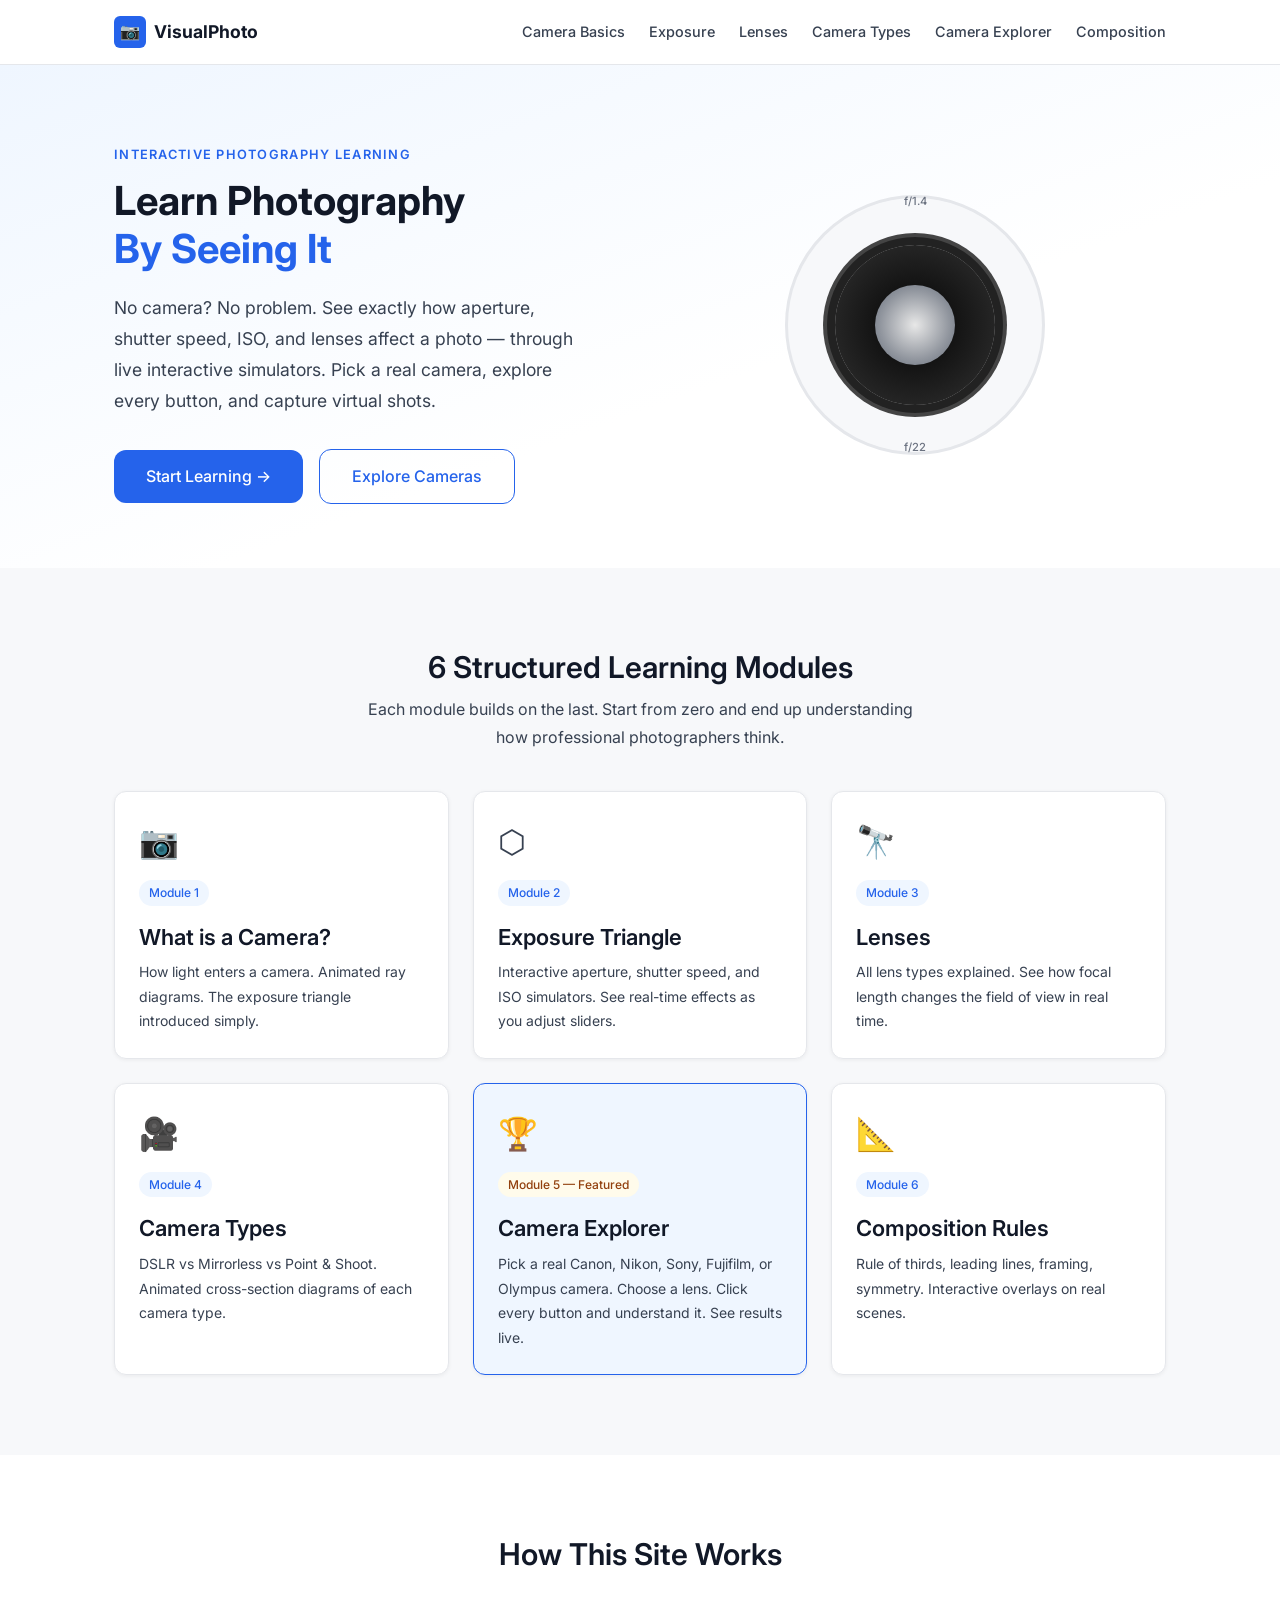
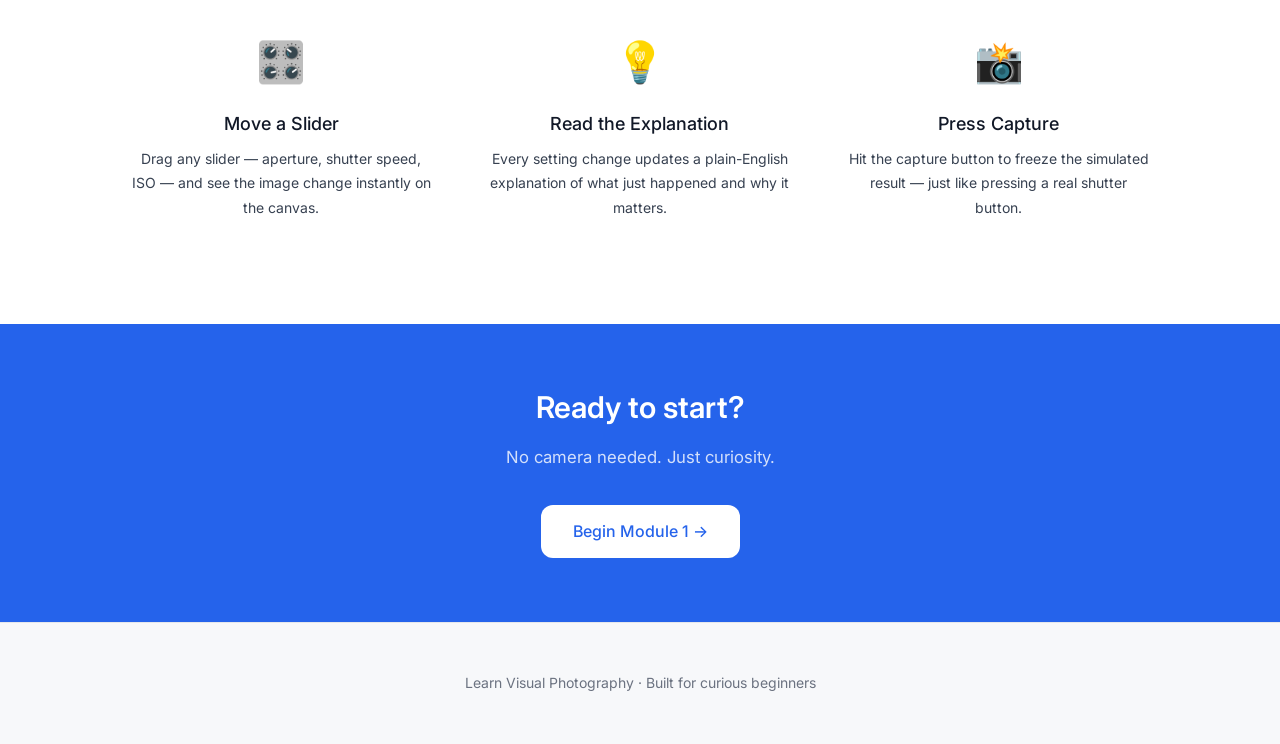
<file: index.html>
<!DOCTYPE html>
<html lang="en">
<head>
  <meta charset="UTF-8" />
  <meta name="viewport" content="width=device-width, initial-scale=1.0" />
  <title>Learn Visual Photography — Interactive Camera Learning</title>
  <meta name="description" content="Learn photography visually. Interactive simulators for aperture, shutter speed, ISO, lenses, and real camera controls. No camera needed." />

  <link rel="stylesheet" href="css/main.css" />
  <link rel="stylesheet" href="css/components.css" />
  <link rel="stylesheet" href="css/animations.css" />
</head>
<body>

  <!-- ===== NAVIGATION ===== -->
  <nav class="navbar">
    <div class="container navbar-inner">

      <!-- Logo -->
      <a href="index.html" class="nav-logo">
        <div class="nav-logo-icon">📷</div>
        VisualPhoto
      </a>

      <!-- Desktop nav links -->
      <ul class="nav-links" id="nav-links">
        <li><a href="pages/module1.html">Camera Basics</a></li>
        <li><a href="pages/module2.html">Exposure</a></li>
        <li><a href="pages/module3.html">Lenses</a></li>
        <li><a href="pages/module4.html">Camera Types</a></li>
        <li><a href="pages/module5.html">Camera Explorer</a></li>
        <li><a href="pages/module6.html">Composition</a></li>
      </ul>

      <!-- Mobile hamburger icon -->
      <button class="nav-hamburger" id="nav-hamburger" aria-label="Open navigation">
        <span></span><span></span><span></span>
      </button>
    </div>
  </nav>


  <!-- ===== HERO SECTION ===== -->
  <section style="padding: 80px 0 64px; background: linear-gradient(160deg, #eff6ff 0%, #ffffff 60%);">
    <div class="container" style="display:grid;grid-template-columns:1fr 1fr;gap:48px;align-items:center;">

      <!-- Left: Text -->
      <div class="animate-fade-up">
        <div style="font-size:0.8rem;font-weight:600;text-transform:uppercase;letter-spacing:0.1em;color:var(--blue);margin-bottom:12px;">
          Interactive Photography Learning
        </div>
        <h1 style="margin-bottom:20px;">
          Learn Photography<br />
          <span style="color:var(--blue);">By Seeing It</span>
        </h1>
        <p style="font-size:1.1rem;max-width:480px;margin-bottom:32px;">
          No camera? No problem. See exactly how aperture, shutter speed, ISO,
          and lenses affect a photo — through live interactive simulators.
          Pick a real camera, explore every button, and capture virtual shots.
        </p>
        <div class="row gap-2">
          <a href="pages/module1.html" class="btn btn-primary btn-lg">Start Learning →</a>
          <a href="pages/module5.html" class="btn btn-outline btn-lg">Explore Cameras</a>
        </div>
      </div>

      <!-- Right: Animated aperture iris -->
      <div class="animate-fade-up animate-delay-2" style="display:flex;justify-content:center;align-items:center;">
        <div style="position:relative;display:flex;align-items:center;justify-content:center;width:280px;height:280px;">
          <!-- Outer ring -->
          <div style="
            width:260px;height:260px;border-radius:50%;
            border:3px solid var(--border);
            display:flex;align-items:center;justify-content:center;
            background:var(--bg-soft);
          ">
            <!-- Animated aperture iris -->
            <div class="aperture-ring"></div>
          </div>
          <!-- Labels around the ring -->
          <div style="position:absolute;top:8px;left:50%;transform:translateX(-50%);font-size:0.7rem;color:var(--text-muted);font-weight:500;">f/1.4</div>
          <div style="position:absolute;bottom:8px;left:50%;transform:translateX(-50%);font-size:0.7rem;color:var(--text-muted);font-weight:500;">f/22</div>
        </div>
      </div>
    </div>
  </section>


  <!-- ===== WHAT YOU WILL LEARN ===== -->
  <section class="section section-bg">
    <div class="container">
      <div class="text-center mb-4">
        <h2>6 Structured Learning Modules</h2>
        <p style="margin-top:8px;max-width:560px;margin-left:auto;margin-right:auto;">
          Each module builds on the last. Start from zero and end up understanding
          how professional photographers think.
        </p>
      </div>

      <!-- Module Cards Grid -->
      <div class="grid-3" style="margin-top:40px;">

        <!-- Module 1 -->
        <a href="pages/module1.html" class="card card-link animate-fade-up animate-delay-1">
          <div style="font-size:2rem;margin-bottom:12px;">📷</div>
          <div class="badge badge-blue mb-2">Module 1</div>
          <h3 style="margin-bottom:8px;">What is a Camera?</h3>
          <p class="text-sm">How light enters a camera. Animated ray diagrams. The exposure triangle introduced simply.</p>
        </a>

        <!-- Module 2 -->
        <a href="pages/module2.html" class="card card-link animate-fade-up animate-delay-2">
          <div style="font-size:2rem;margin-bottom:12px;">⬡</div>
          <div class="badge badge-blue mb-2">Module 2</div>
          <h3 style="margin-bottom:8px;">Exposure Triangle</h3>
          <p class="text-sm">Interactive aperture, shutter speed, and ISO simulators. See real-time effects as you adjust sliders.</p>
        </a>

        <!-- Module 3 -->
        <a href="pages/module3.html" class="card card-link animate-fade-up animate-delay-3">
          <div style="font-size:2rem;margin-bottom:12px;">🔭</div>
          <div class="badge badge-blue mb-2">Module 3</div>
          <h3 style="margin-bottom:8px;">Lenses</h3>
          <p class="text-sm">All lens types explained. See how focal length changes the field of view in real time.</p>
        </a>

        <!-- Module 4 -->
        <a href="pages/module4.html" class="card card-link animate-fade-up animate-delay-4">
          <div style="font-size:2rem;margin-bottom:12px;">🎥</div>
          <div class="badge badge-blue mb-2">Module 4</div>
          <h3 style="margin-bottom:8px;">Camera Types</h3>
          <p class="text-sm">DSLR vs Mirrorless vs Point & Shoot. Animated cross-section diagrams of each camera type.</p>
        </a>

        <!-- Module 5 — Featured -->
        <a href="pages/module5.html" class="card card-link animate-fade-up animate-delay-5" style="border-color:var(--blue);background:var(--blue-light);">
          <div style="font-size:2rem;margin-bottom:12px;">🏆</div>
          <div class="badge badge-amber mb-2">Module 5 — Featured</div>
          <h3 style="margin-bottom:8px;">Camera Explorer</h3>
          <p class="text-sm">Pick a real Canon, Nikon, Sony, Fujifilm, or Olympus camera. Choose a lens. Click every button and understand it. See results live.</p>
        </a>

        <!-- Module 6 -->
        <a href="pages/module6.html" class="card card-link animate-fade-up animate-delay-6">
          <div style="font-size:2rem;margin-bottom:12px;">📐</div>
          <div class="badge badge-blue mb-2">Module 6</div>
          <h3 style="margin-bottom:8px;">Composition Rules</h3>
          <p class="text-sm">Rule of thirds, leading lines, framing, symmetry. Interactive overlays on real scenes.</p>
        </a>

      </div>
    </div>
  </section>


  <!-- ===== HOW IT WORKS ===== -->
  <section class="section">
    <div class="container">
      <div class="text-center mb-4">
        <h2>How This Site Works</h2>
      </div>

      <div class="grid-3 mt-3">
        <div style="text-align:center;padding:24px 16px;">
          <div style="font-size:2.5rem;margin-bottom:16px;">🎛️</div>
          <h4 style="margin-bottom:8px;">Move a Slider</h4>
          <p class="text-sm">Drag any slider — aperture, shutter speed, ISO — and see the image change instantly on the canvas.</p>
        </div>
        <div style="text-align:center;padding:24px 16px;">
          <div style="font-size:2.5rem;margin-bottom:16px;">💡</div>
          <h4 style="margin-bottom:8px;">Read the Explanation</h4>
          <p class="text-sm">Every setting change updates a plain-English explanation of what just happened and why it matters.</p>
        </div>
        <div style="text-align:center;padding:24px 16px;">
          <div style="font-size:2.5rem;margin-bottom:16px;">📸</div>
          <h4 style="margin-bottom:8px;">Press Capture</h4>
          <p class="text-sm">Hit the capture button to freeze the simulated result — just like pressing a real shutter button.</p>
        </div>
      </div>
    </div>
  </section>


  <!-- ===== CTA BANNER ===== -->
  <section style="background:var(--blue);padding:64px 0;">
    <div class="container text-center">
      <h2 style="color:#fff;margin-bottom:16px;">Ready to start?</h2>
      <p style="color:rgba(255,255,255,0.8);margin-bottom:32px;font-size:1.05rem;">
        No camera needed. Just curiosity.
      </p>
      <a href="pages/module1.html" class="btn btn-lg" style="background:#fff;color:var(--blue);">
        Begin Module 1 →
      </a>
    </div>
  </section>


  <!-- ===== FOOTER ===== -->
  <footer class="footer">
    <div class="container">
      <p>Learn Visual Photography · Built for curious beginners</p>
    </div>
  </footer>

  <script src="js/main.js"></script>
</body>
</html>
</file>
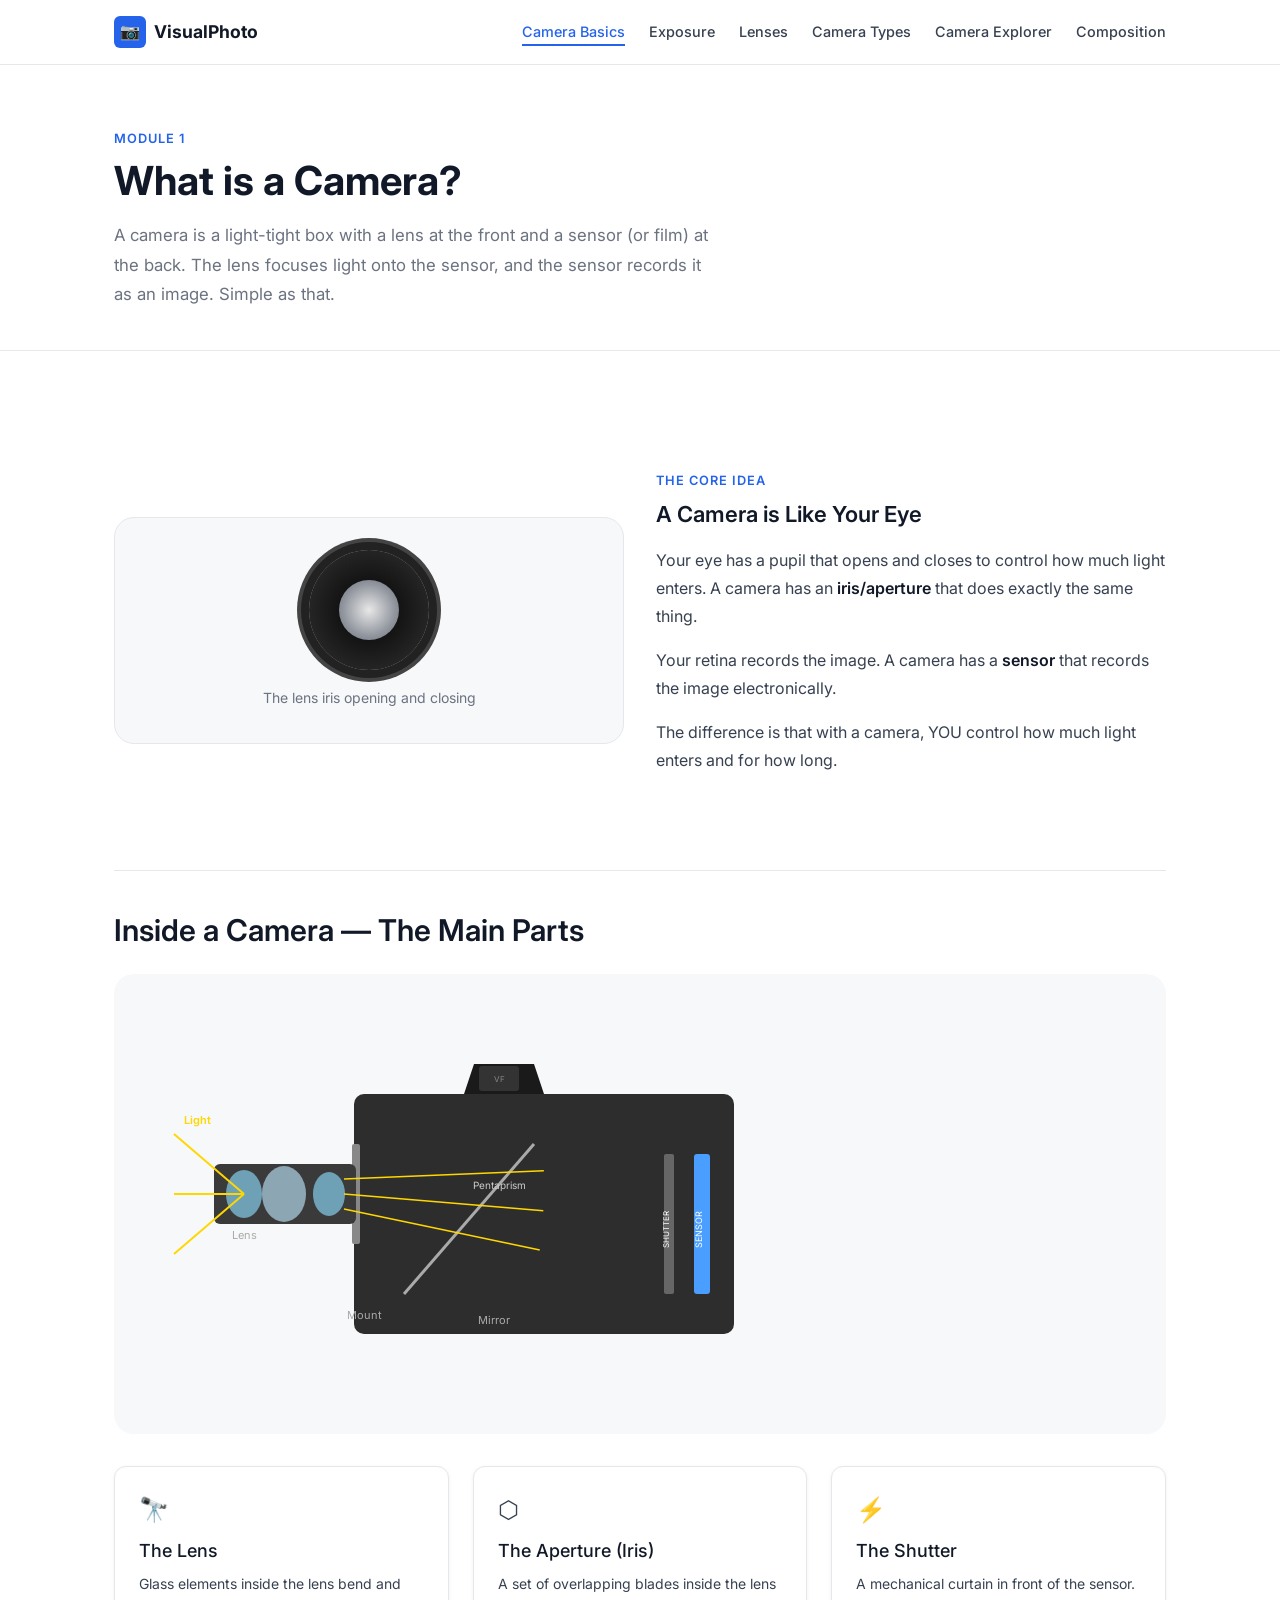
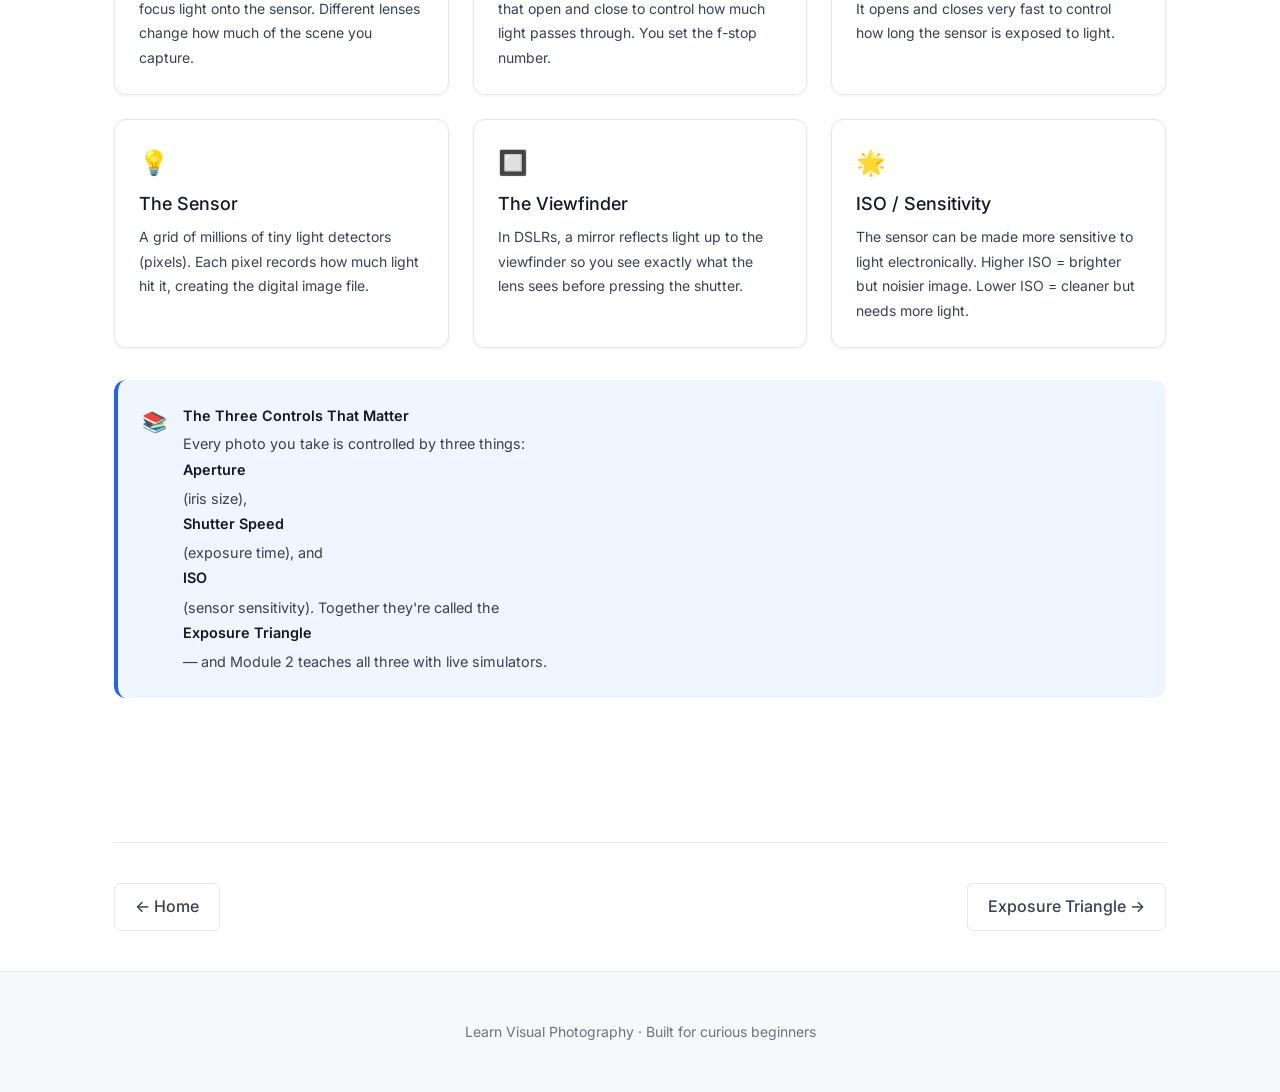
<file: pages/module1.html>
<!DOCTYPE html>
<html lang="en">
<head>
  <meta charset="UTF-8" />
  <meta name="viewport" content="width=device-width, initial-scale=1.0" />
  <title>What is a Camera? | Learn Visual Photography</title>
  <meta name="description" content="Learn how a camera works with animated light ray diagrams and a labeled cross-section of a DSLR camera." />
  <link rel="stylesheet" href="../css/main.css" />
  <link rel="stylesheet" href="../css/components.css" />
  <link rel="stylesheet" href="../css/animations.css" />
</head>
<body>

  <nav class="navbar">
    <div class="container navbar-inner">
      <a href="../index.html" class="nav-logo"><div class="nav-logo-icon">📷</div>VisualPhoto</a>
      <ul class="nav-links" id="nav-links">
        <li><a href="module1.html" class="active">Camera Basics</a></li>
        <li><a href="module2.html">Exposure</a></li>
        <li><a href="module3.html">Lenses</a></li>
        <li><a href="module4.html">Camera Types</a></li>
        <li><a href="module5.html">Camera Explorer</a></li>
        <li><a href="module6.html">Composition</a></li>
      </ul>
      <button class="nav-hamburger" id="nav-hamburger"><span></span><span></span><span></span></button>
    </div>
  </nav>

  <div class="module-header">
    <div class="container">
      <div class="module-label">Module 1</div>
      <h1>What is a Camera?</h1>
      <p>A camera is a light-tight box with a lens at the front and a sensor (or film) at the back. The lens focuses light onto the sensor, and the sensor records it as an image. Simple as that.</p>
    </div>
  </div>


  <!-- How a camera works -->
  <section class="section">
    <div class="container">

      <div class="concept-card">
        <!-- Visual: animated aperture iris as analogy for camera eye -->
        <div class="concept-visual">
          <div style="text-align:center;padding:32px;">
            <div class="aperture-ring" style="width:120px;height:120px;margin:0 auto 16px;"></div>
            <p class="text-sm text-muted" style="margin-top:16px;">The lens iris opening and closing</p>
          </div>
        </div>

        <div class="concept-text">
          <div class="subtitle">The Core Idea</div>
          <h3>A Camera is Like Your Eye</h3>
          <p>Your eye has a pupil that opens and closes to control how much light enters. A camera has an <strong>iris/aperture</strong> that does exactly the same thing.</p>
          <p class="mt-2">Your retina records the image. A camera has a <strong>sensor</strong> that records the image electronically.</p>
          <p class="mt-2">The difference is that with a camera, YOU control how much light enters and for how long.</p>
        </div>
      </div>

      <hr class="divider" />

      <!-- Camera cross-section diagram -->
      <div class="reveal">
        <h2 style="margin-bottom:24px;">Inside a Camera — The Main Parts</h2>

        <!-- SVG cross-section diagram of DSLR -->
        <div style="background:var(--bg-soft);border-radius:var(--radius-lg);padding:40px;overflow:auto;">
          <svg viewBox="0 0 700 380" xmlns="http://www.w3.org/2000/svg" style="max-width:700px;width:100%;">

            <!-- Camera body -->
            <rect x="200" y="80" width="380" height="240" rx="10" fill="#2d2d2d" />

            <!-- Prism hump -->
            <polygon points="310,80 390,80 380,50 320,50" fill="#1a1a1a" />

            <!-- Viewfinder -->
            <rect x="325" y="52" width="40" height="25" rx="3" fill="#333" />
            <text x="345" y="68" text-anchor="middle" fill="#888" font-size="8" font-family="Inter">VF</text>

            <!-- Mirror inside body -->
            <line x1="250" y1="280" x2="380" y2="130" stroke="#aaa" stroke-width="3" />

            <!-- Sensor on right side -->
            <rect x="540" y="140" width="16" height="140" rx="3" fill="#4A9EFF" />
            <text x="548" y="215" text-anchor="middle" fill="white" font-size="9" font-family="Inter" transform="rotate(-90,548,215)">SENSOR</text>

            <!-- Shutter curtain -->
            <rect x="510" y="140" width="10" height="140" rx="2" fill="#666" />
            <text x="515" y="215" text-anchor="middle" fill="white" font-size="8" font-family="Inter" transform="rotate(-90,515,215)">SHUTTER</text>

            <!-- Lens mount -->
            <rect x="198" y="130" width="8" height="100" rx="2" fill="#888" />

            <!-- Lens body -->
            <rect x="60" y="150" width="142" height="60" rx="6" fill="#3a3a3a" />
            <!-- Lens glass elements inside -->
            <ellipse cx="90" cy="180" rx="18" ry="24" fill="#87CEEB" opacity="0.7" />
            <ellipse cx="130" cy="180" rx="22" ry="28" fill="#B0D4E8" opacity="0.7" />
            <ellipse cx="175" cy="180" rx="16" ry="22" fill="#87CEEB" opacity="0.7" />

            <!-- Light rays -->
            <line class="light-ray light-ray-1" x1="20" y1="120" x2="90" y2="180" stroke="#FFD700" stroke-width="2" stroke-dasharray="200" />
            <line class="light-ray light-ray-2" x1="20" y1="180" x2="90" y2="180" stroke="#FFD700" stroke-width="2" stroke-dasharray="200" />
            <line class="light-ray light-ray-3" x1="20" y1="240" x2="90" y2="180" stroke="#FFD700" stroke-width="2" stroke-dasharray="200" />

            <!-- Rays through lens to sensor -->
            <line class="light-ray light-ray-1" x1="190" y1="165" x2="548" y2="150" stroke="#FFD700" stroke-width="1.5" opacity="0.6" stroke-dasharray="200" />
            <line class="light-ray light-ray-2" x1="190" y1="180" x2="548" y2="210" stroke="#FFD700" stroke-width="1.5" opacity="0.6" stroke-dasharray="200" />
            <line class="light-ray light-ray-3" x1="190" y1="195" x2="548" y2="270" stroke="#FFD700" stroke-width="1.5" opacity="0.6" stroke-dasharray="200" />

            <!-- Labels -->
            <text x="90" y="225" text-anchor="middle" fill="#aaa" font-size="11" font-family="Inter">Lens</text>
            <text x="210" y="305" text-anchor="middle" fill="#aaa" font-size="11" font-family="Inter">Mount</text>
            <text x="340" y="310" text-anchor="middle" fill="#aaa" font-size="11" font-family="Inter">Mirror</text>
            <text x="345" y="175" text-anchor="middle" fill="#ccc" font-size="10" font-family="Inter">Pentaprism</text>
            <text x="30" y="110" text-anchor="start" fill="#FFD700" font-size="11" font-family="Inter" font-weight="600">Light</text>

          </svg>
        </div>
      </div>

      <!-- Parts explained -->
      <div class="grid-3 mt-4 reveal">

        <div class="card">
          <div style="font-size:1.5rem;margin-bottom:8px;">🔭</div>
          <h4 style="margin-bottom:6px;">The Lens</h4>
          <p class="text-sm">Glass elements inside the lens bend and focus light onto the sensor. Different lenses change how much of the scene you capture.</p>
        </div>

        <div class="card">
          <div style="font-size:1.5rem;margin-bottom:8px;">⬡</div>
          <h4 style="margin-bottom:6px;">The Aperture (Iris)</h4>
          <p class="text-sm">A set of overlapping blades inside the lens that open and close to control how much light passes through. You set the f-stop number.</p>
        </div>

        <div class="card">
          <div style="font-size:1.5rem;margin-bottom:8px;">⚡</div>
          <h4 style="margin-bottom:6px;">The Shutter</h4>
          <p class="text-sm">A mechanical curtain in front of the sensor. It opens and closes very fast to control how long the sensor is exposed to light.</p>
        </div>

        <div class="card">
          <div style="font-size:1.5rem;margin-bottom:8px;">💡</div>
          <h4 style="margin-bottom:6px;">The Sensor</h4>
          <p class="text-sm">A grid of millions of tiny light detectors (pixels). Each pixel records how much light hit it, creating the digital image file.</p>
        </div>

        <div class="card">
          <div style="font-size:1.5rem;margin-bottom:8px;">🔲</div>
          <h4 style="margin-bottom:6px;">The Viewfinder</h4>
          <p class="text-sm">In DSLRs, a mirror reflects light up to the viewfinder so you see exactly what the lens sees before pressing the shutter.</p>
        </div>

        <div class="card">
          <div style="font-size:1.5rem;margin-bottom:8px;">🌟</div>
          <h4 style="margin-bottom:6px;">ISO / Sensitivity</h4>
          <p class="text-sm">The sensor can be made more sensitive to light electronically. Higher ISO = brighter but noisier image. Lower ISO = cleaner but needs more light.</p>
        </div>

      </div>

      <!-- Callout -->
      <div class="callout callout-blue mt-4 reveal">
        <div class="callout-icon">📚</div>
        <div class="callout-body">
          <strong>The Three Controls That Matter</strong>
          <p>Every photo you take is controlled by three things: <strong>Aperture</strong> (iris size), <strong>Shutter Speed</strong> (exposure time), and <strong>ISO</strong> (sensor sensitivity). Together they're called the <strong>Exposure Triangle</strong> — and Module 2 teaches all three with live simulators.</p>
        </div>
      </div>

    </div>
  </section>

  <div class="container">
    <div class="module-nav">
      <a href="../index.html">← Home</a>
      <a href="module2.html">Exposure Triangle →</a>
    </div>
  </div>

  <footer class="footer">
    <div class="container"><p>Learn Visual Photography · Built for curious beginners</p></div>
  </footer>

  <script src="../js/main.js"></script>
</body>
</html>
</file>
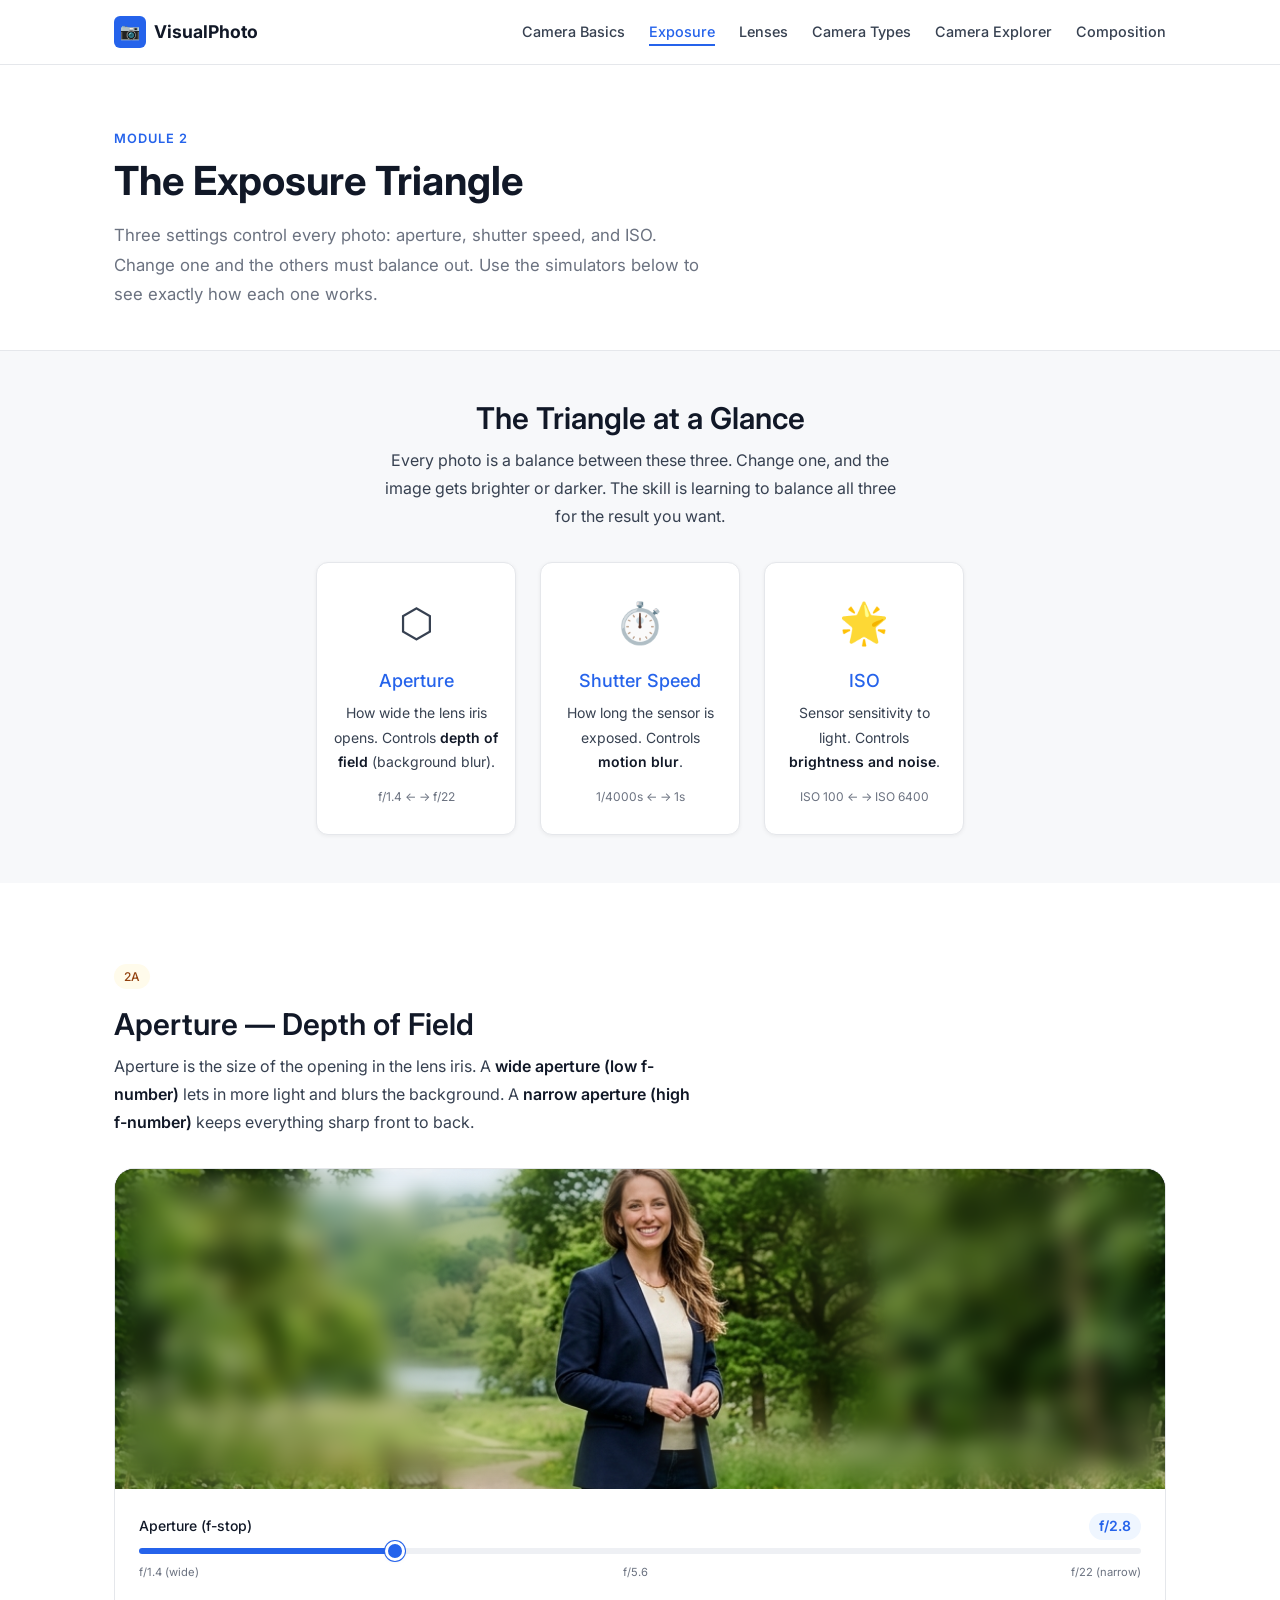
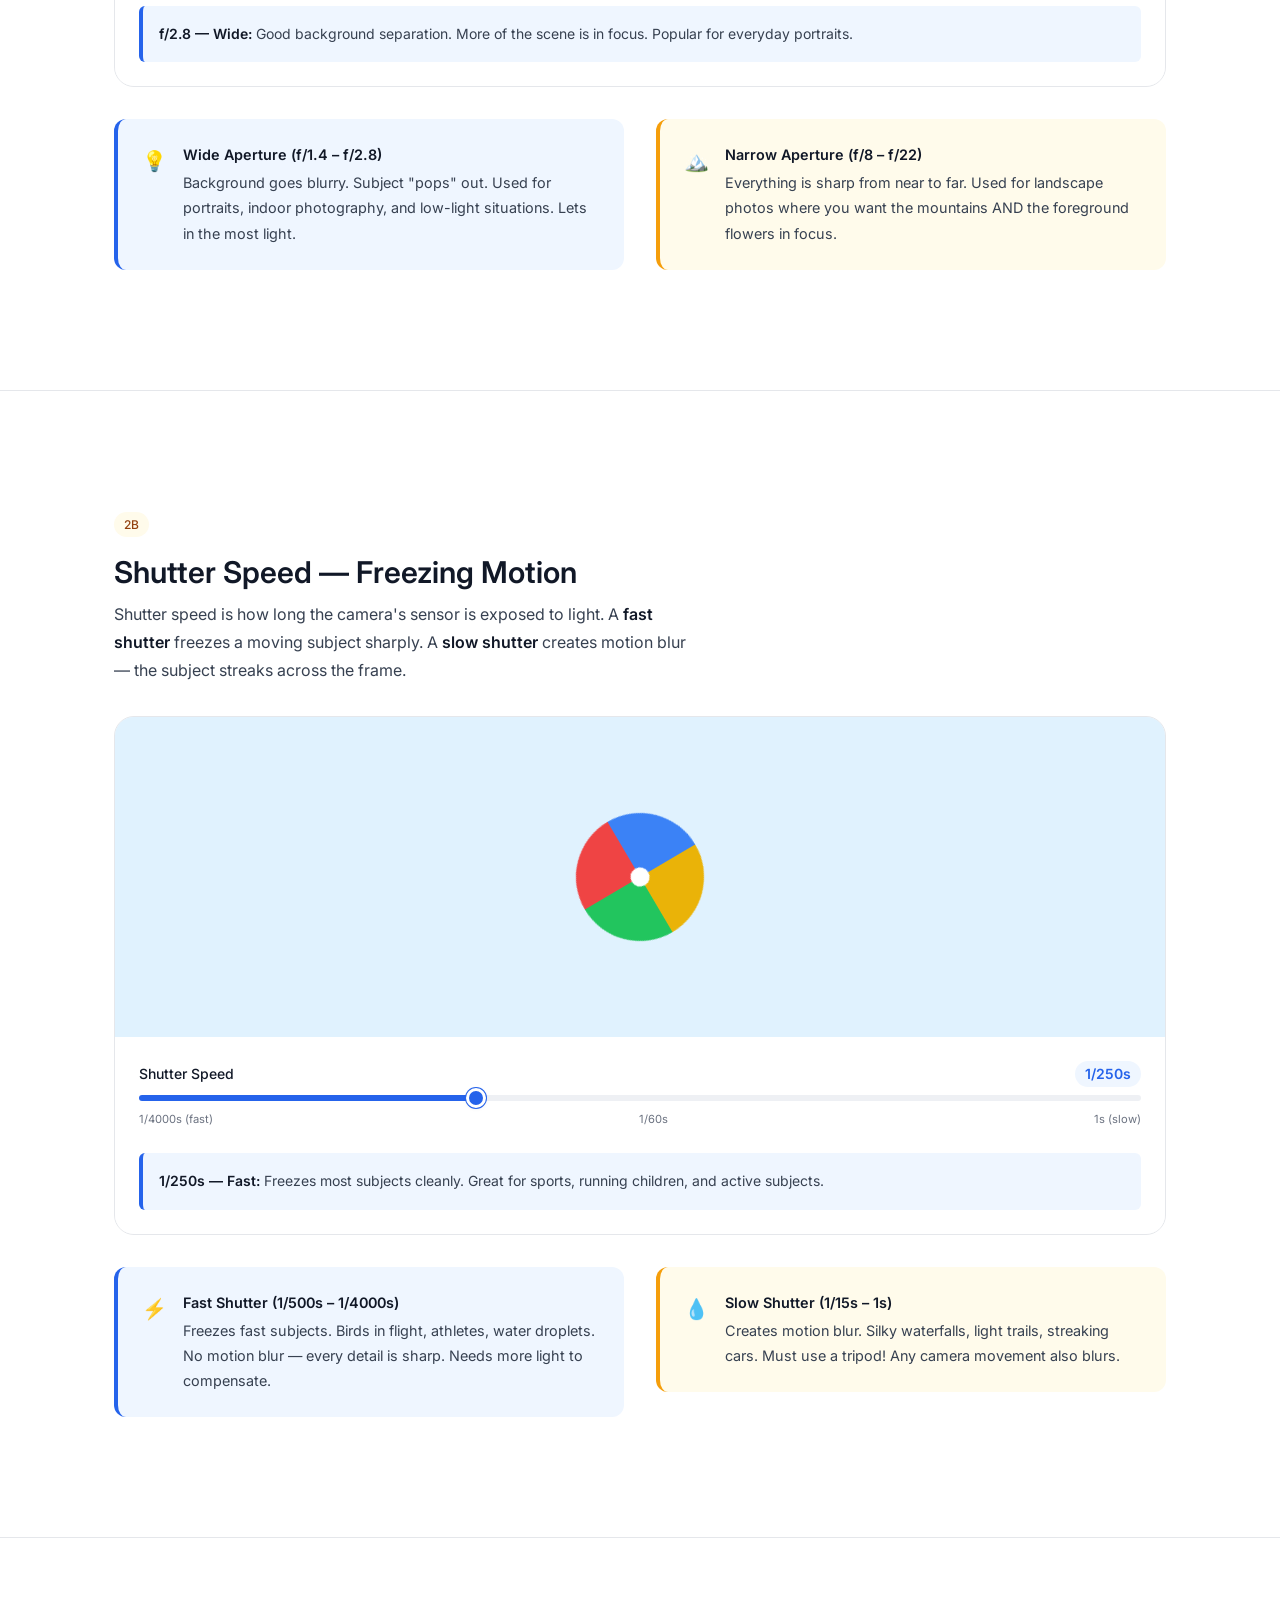
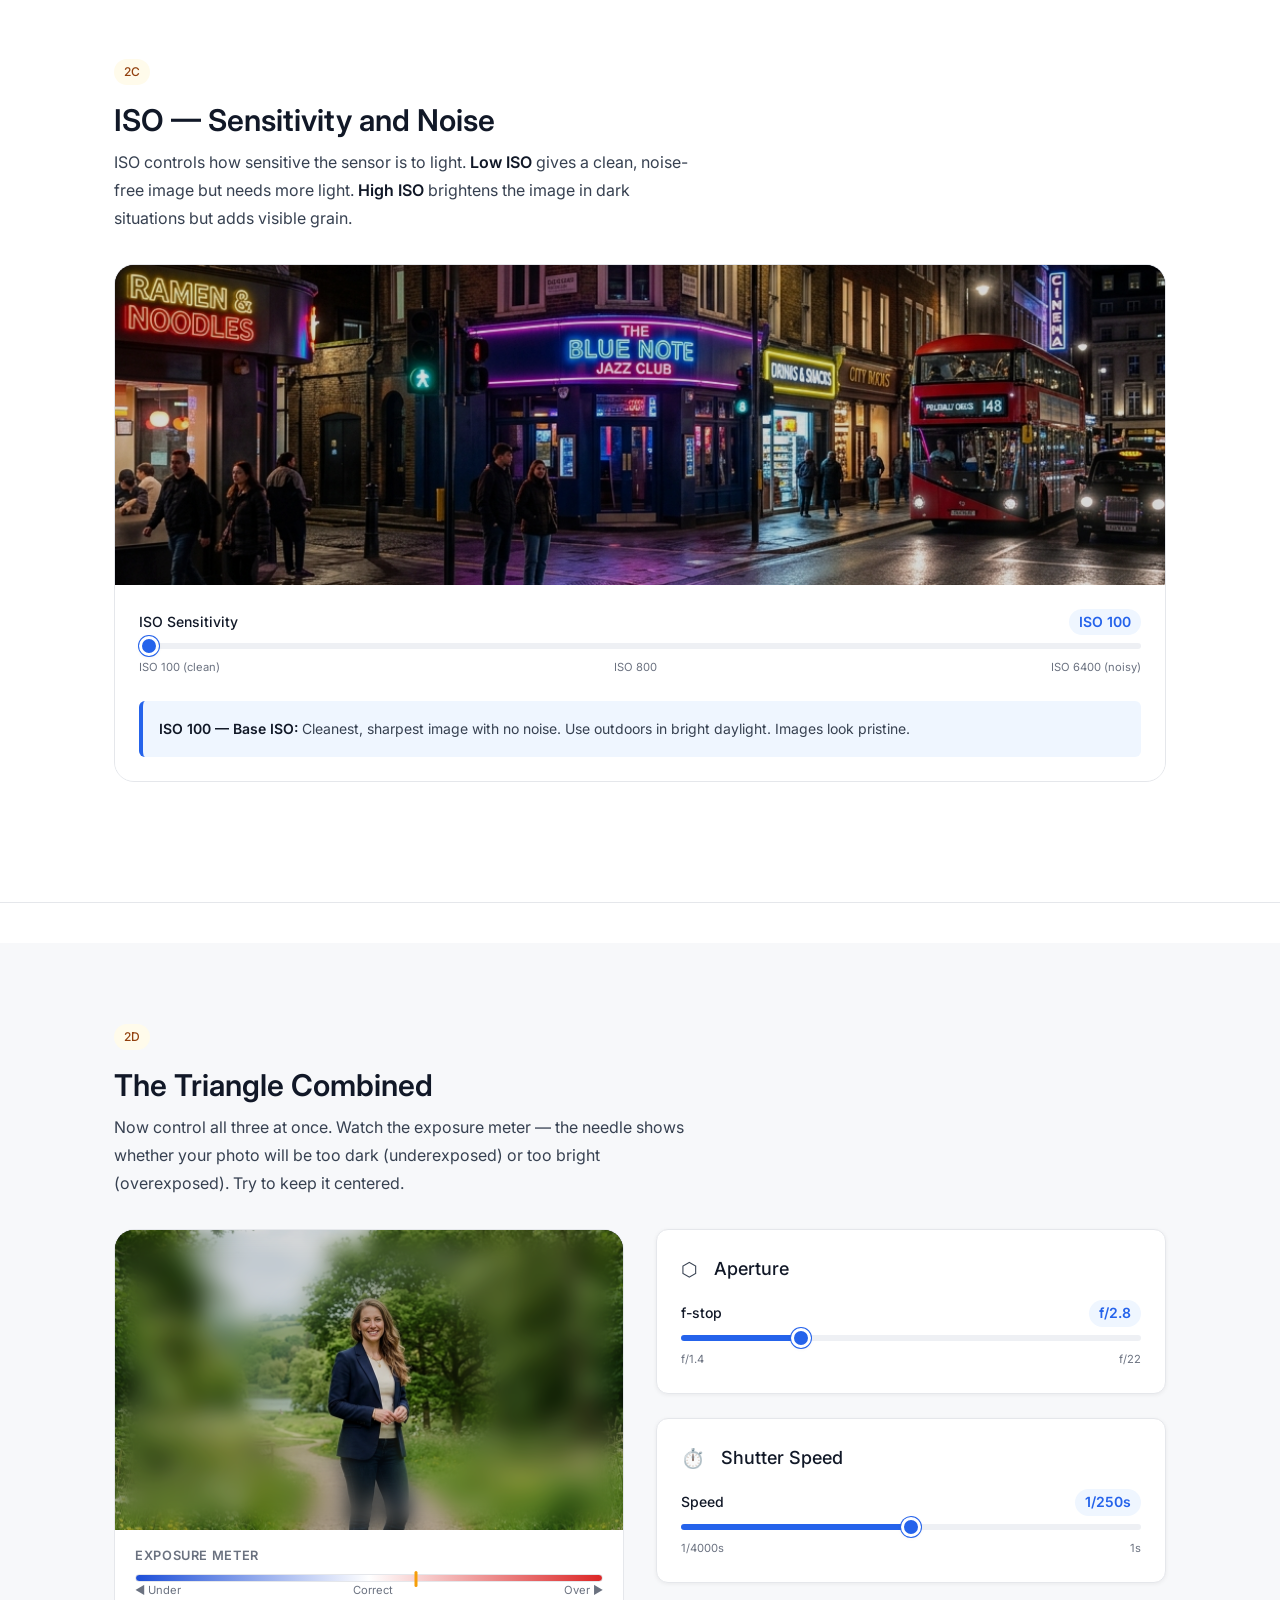
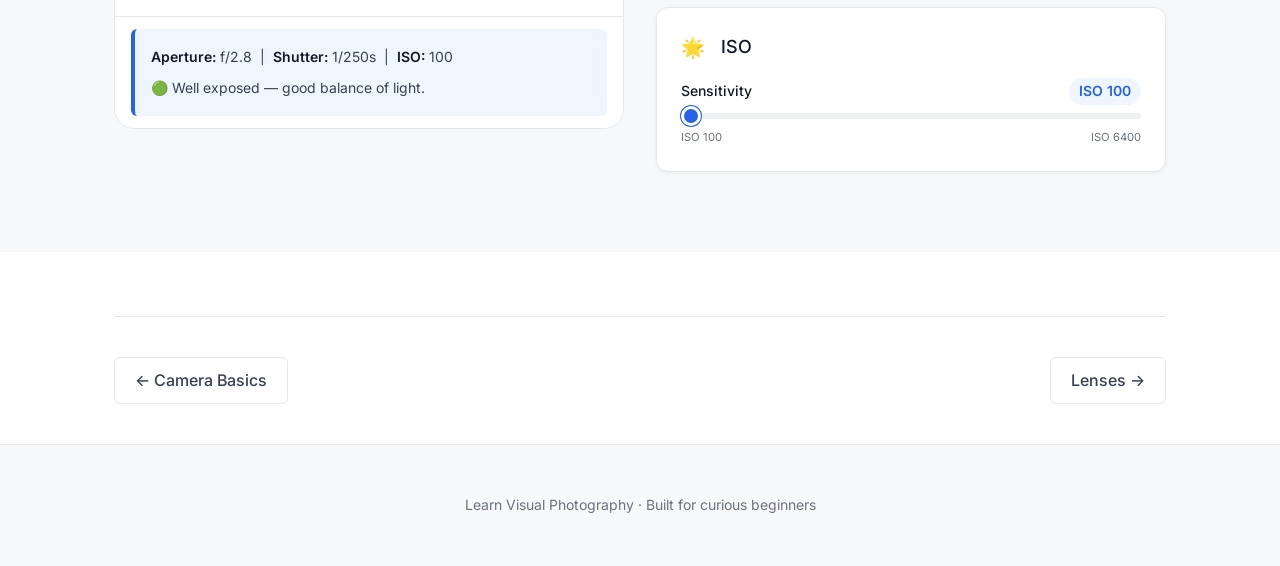
<file: pages/module2.html>
<!DOCTYPE html>
<html lang="en">
<head>
  <meta charset="UTF-8" />
  <meta name="viewport" content="width=device-width, initial-scale=1.0" />
  <title>Exposure Triangle — Aperture, Shutter Speed, ISO | Learn Visual Photography</title>
  <meta name="description" content="Learn aperture, shutter speed, and ISO through live interactive simulators. See how each setting changes your photo in real time." />

  <link rel="stylesheet" href="../css/main.css" />
  <link rel="stylesheet" href="../css/components.css" />
  <link rel="stylesheet" href="../css/animations.css" />
</head>
<body>

  <!-- ===== NAVIGATION ===== -->
  <nav class="navbar">
    <div class="container navbar-inner">
      <a href="../index.html" class="nav-logo">
        <div class="nav-logo-icon">📷</div>
        VisualPhoto
      </a>
      <ul class="nav-links" id="nav-links">
        <li><a href="module1.html">Camera Basics</a></li>
        <li><a href="module2.html">Exposure</a></li>
        <li><a href="module3.html">Lenses</a></li>
        <li><a href="module4.html">Camera Types</a></li>
        <li><a href="module5.html">Camera Explorer</a></li>
        <li><a href="module6.html">Composition</a></li>
      </ul>
      <button class="nav-hamburger" id="nav-hamburger"><span></span><span></span><span></span></button>
    </div>
  </nav>


  <!-- ===== MODULE HEADER ===== -->
  <div class="module-header">
    <div class="container">
      <div class="module-label">Module 2</div>
      <h1>The Exposure Triangle</h1>
      <p>Three settings control every photo: aperture, shutter speed, and ISO. Change one and the others must balance out. Use the simulators below to see exactly how each one works.</p>
    </div>
  </div>


  <!-- ===== TRIANGLE DIAGRAM ===== -->
  <section class="section-sm section-bg">
    <div class="container text-center">
      <h2 style="margin-bottom:8px;">The Triangle at a Glance</h2>
      <p style="margin-bottom:32px;max-width:520px;margin-left:auto;margin-right:auto;">
        Every photo is a balance between these three. Change one, and the image gets brighter or darker.
        The skill is learning to balance all three for the result you want.
      </p>

      <!-- Triangle visual -->
      <div style="display:flex;justify-content:center;gap:24px;flex-wrap:wrap;">

        <div class="card" style="width:200px;text-align:center;padding:28px 16px;">
          <div style="font-size:2.5rem;margin-bottom:12px;">⬡</div>
          <h4 style="margin-bottom:6px;color:var(--blue);">Aperture</h4>
          <p class="text-sm">How wide the lens iris opens. Controls <strong>depth of field</strong> (background blur).</p>
          <div style="margin-top:12px;font-size:0.75rem;color:var(--text-muted);">f/1.4 ← → f/22</div>
        </div>

        <div class="card" style="width:200px;text-align:center;padding:28px 16px;">
          <div style="font-size:2.5rem;margin-bottom:12px;">⏱️</div>
          <h4 style="margin-bottom:6px;color:var(--blue);">Shutter Speed</h4>
          <p class="text-sm">How long the sensor is exposed. Controls <strong>motion blur</strong>.</p>
          <div style="margin-top:12px;font-size:0.75rem;color:var(--text-muted);">1/4000s ← → 1s</div>
        </div>

        <div class="card" style="width:200px;text-align:center;padding:28px 16px;">
          <div style="font-size:2.5rem;margin-bottom:12px;">🌟</div>
          <h4 style="margin-bottom:6px;color:var(--blue);">ISO</h4>
          <p class="text-sm">Sensor sensitivity to light. Controls <strong>brightness and noise</strong>.</p>
          <div style="margin-top:12px;font-size:0.75rem;color:var(--text-muted);">ISO 100 ← → ISO 6400</div>
        </div>
      </div>
    </div>
  </section>


  <!-- ===== 2A: APERTURE SIMULATOR ===== -->
  <section class="section" id="aperture-section">
    <div class="container">

      <!-- Section heading -->
      <div style="margin-bottom:32px;" class="reveal">
        <span class="badge badge-amber mb-2">2A</span>
        <h2>Aperture — Depth of Field</h2>
        <p style="max-width:580px;margin-top:8px;">
          Aperture is the size of the opening in the lens iris. A <strong>wide aperture (low f-number)</strong>
          lets in more light and blurs the background. A <strong>narrow aperture (high f-number)</strong>
          keeps everything sharp front to back.
        </p>
      </div>

      <!-- Aperture simulator -->
      <div class="simulator reveal">

        <!-- Canvas area -->
        <div class="simulator-canvas-area sim-container" id="aperture-canvas" style="height:320px;">
          <div class="sim-layer sim-bg" style="background-image: url('../assets/images/sim_portrait.jpg');"></div>
          <div class="sim-layer sim-bg-blur" id="aperture-blur-layer" style="background-image: url('../assets/images/sim_portrait.jpg');"></div>
        </div>

        <!-- Controls -->
        <div class="simulator-controls">

          <!-- f-stop slider -->
          <div class="slider-group">
            <div class="slider-label-row">
              <span class="slider-label">Aperture (f-stop)</span>
              <span class="slider-value" id="aperture-value">f/2.8</span>
            </div>
            <input
              type="range"
              class="slider"
              id="aperture-slider"
              min="0" max="8" step="1" value="2"
              oninput="onApertureChange(this.value)"
              aria-label="Aperture slider"
            />
            <div class="slider-scale">
              <span>f/1.4 (wide)</span>
              <span>f/5.6</span>
              <span>f/22 (narrow)</span>
            </div>
          </div>

          <!-- Info box -->
          <div class="simulator-info">
            <p id="aperture-info">Move the slider to see how aperture changes the photo.</p>
          </div>
        </div>
      </div>

      <!-- Explainer cards below -->
      <div class="grid-2 mt-4 reveal">
        <div class="callout callout-blue">
          <div class="callout-icon">💡</div>
          <div class="callout-body">
            <strong>Wide Aperture (f/1.4 – f/2.8)</strong>
            <p>Background goes blurry. Subject "pops" out. Used for portraits, indoor photography, and low-light situations. Lets in the most light.</p>
          </div>
        </div>
        <div class="callout callout-amber">
          <div class="callout-icon">🏔️</div>
          <div class="callout-body">
            <strong>Narrow Aperture (f/8 – f/22)</strong>
            <p>Everything is sharp from near to far. Used for landscape photos where you want the mountains AND the foreground flowers in focus.</p>
          </div>
        </div>
      </div>

    </div>
  </section>

  <hr class="divider" />


  <!-- ===== 2B: SHUTTER SPEED SIMULATOR ===== -->
  <section class="section" id="shutter-section">
    <div class="container">

      <div style="margin-bottom:32px;" class="reveal">
        <span class="badge badge-amber mb-2">2B</span>
        <h2>Shutter Speed — Freezing Motion</h2>
        <p style="max-width:580px;margin-top:8px;">
          Shutter speed is how long the camera's sensor is exposed to light.
          A <strong>fast shutter</strong> freezes a moving subject sharply.
          A <strong>slow shutter</strong> creates motion blur — the subject streaks across the frame.
        </p>
      </div>

      <div class="simulator reveal">
        <div class="simulator-canvas-area sim-container" id="shutter-canvas" style="height:320px; background-color: #e0f2fe;">
          <div class="sim-pinwheel-container" id="shutter-pinwheel-container">
            <svg viewBox="0 0 100 100" class="sim-pinwheel" id="shutter-pinwheel">
              <path d="M50 50 L50 10 A40 40 0 0 1 90 50 Z" fill="#ef4444"/>
              <path d="M50 50 L90 50 A40 40 0 0 1 50 90 Z" fill="#3b82f6"/>
              <path d="M50 50 L50 90 A40 40 0 0 1 10 50 Z" fill="#eab308"/>
              <path d="M50 50 L10 50 A40 40 0 0 1 50 10 Z" fill="#22c55e"/>
              <circle cx="50" cy="50" r="6" fill="#ffffff" />
            </svg>
          </div>
        </div>

        <div class="simulator-controls">
          <div class="slider-group">
            <div class="slider-label-row">
              <span class="slider-label">Shutter Speed</span>
              <span class="slider-value" id="shutter-value">1/250s</span>
            </div>
            <input
              type="range"
              class="slider"
              id="shutter-slider"
              min="0" max="12" step="1" value="4"
              oninput="onShutterChange(this.value)"
              aria-label="Shutter speed slider"
            />
            <div class="slider-scale">
              <span>1/4000s (fast)</span>
              <span>1/60s</span>
              <span>1s (slow)</span>
            </div>
          </div>

          <div class="simulator-info">
            <p id="shutter-info">Move the slider to see how shutter speed affects a moving subject.</p>
          </div>
        </div>
      </div>

      <div class="grid-2 mt-4 reveal">
        <div class="callout callout-blue">
          <div class="callout-icon">⚡</div>
          <div class="callout-body">
            <strong>Fast Shutter (1/500s – 1/4000s)</strong>
            <p>Freezes fast subjects. Birds in flight, athletes, water droplets. No motion blur — every detail is sharp. Needs more light to compensate.</p>
          </div>
        </div>
        <div class="callout callout-amber">
          <div class="callout-icon">💧</div>
          <div class="callout-body">
            <strong>Slow Shutter (1/15s – 1s)</strong>
            <p>Creates motion blur. Silky waterfalls, light trails, streaking cars. Must use a tripod! Any camera movement also blurs.</p>
          </div>
        </div>
      </div>

    </div>
  </section>

  <hr class="divider" />


  <!-- ===== 2C: ISO SIMULATOR ===== -->
  <section class="section" id="iso-section">
    <div class="container">

      <div style="margin-bottom:32px;" class="reveal">
        <span class="badge badge-amber mb-2">2C</span>
        <h2>ISO — Sensitivity and Noise</h2>
        <p style="max-width:580px;margin-top:8px;">
          ISO controls how sensitive the sensor is to light.
          <strong>Low ISO</strong> gives a clean, noise-free image but needs more light.
          <strong>High ISO</strong> brightens the image in dark situations but adds visible grain.
        </p>
      </div>

      <div class="simulator reveal">
        <div class="simulator-canvas-area sim-container" id="iso-canvas" style="height:320px;">
          <div class="sim-layer sim-bg" id="iso-image" style="background-image: url('../assets/images/sim_lowlight.jpg');"></div>
          <div class="sim-layer sim-noise" id="iso-noise"></div>
          <div class="sim-layer sim-brightness" id="iso-brightness" style="background-color: white; opacity: 0;"></div>
        </div>

        <div class="simulator-controls">
          <div class="slider-group">
            <div class="slider-label-row">
              <span class="slider-label">ISO Sensitivity</span>
              <span class="slider-value" id="iso-value">ISO 100</span>
            </div>
            <input
              type="range"
              class="slider"
              id="iso-slider"
              min="0" max="6" step="1" value="0"
              oninput="onISOChange(this.value)"
              aria-label="ISO slider"
            />
            <div class="slider-scale">
              <span>ISO 100 (clean)</span>
              <span>ISO 800</span>
              <span>ISO 6400 (noisy)</span>
            </div>
          </div>

          <div class="simulator-info">
            <p id="iso-info">Move the slider to see how ISO affects brightness and grain.</p>
          </div>
        </div>
      </div>

    </div>
  </section>

  <hr class="divider" />


  <!-- ===== 2D: COMBINED EXPOSURE TRIANGLE ===== -->
  <section class="section section-bg" id="exposure-section">
    <div class="container">

      <div style="margin-bottom:32px;" class="reveal">
        <span class="badge badge-amber mb-2">2D</span>
        <h2>The Triangle Combined</h2>
        <p style="max-width:580px;margin-top:8px;">
          Now control all three at once. Watch the exposure meter — the needle shows whether your photo will be
          too dark (underexposed) or too bright (overexposed). Try to keep it centered.
        </p>
      </div>

      <div class="grid-2 reveal" style="gap:32px;">

        <!-- Left: Combined simulator canvas -->
        <div class="simulator">
          <div class="simulator-canvas-area sim-container" id="exposure-canvas" style="height:280px;">
            <div class="sim-layer sim-bg" id="exp-image" style="background-image: url('../assets/images/sim_portrait.jpg');"></div>
            <div class="sim-layer sim-bg-blur" id="exp-blur-layer" style="background-image: url('../assets/images/sim_portrait.jpg');"></div>
            <div class="sim-layer sim-noise" id="exp-noise"></div>
            <div class="sim-layer sim-brightness" id="exp-brightness" style="background-color: black; opacity: 0;"></div>
          </div>

          <!-- Exposure meter -->
          <div style="padding:16px 20px;background:var(--bg-page);border-bottom:1px solid var(--border);">
            <div style="font-size:0.8rem;font-weight:600;color:var(--text-muted);margin-bottom:8px;text-transform:uppercase;letter-spacing:0.05em;">Exposure Meter</div>
            <div class="meter-track">
              <div class="meter-needle" id="exposure-meter-needle"></div>
            </div>
            <div class="meter-labels">
              <span>◀ Under</span>
              <span>Correct</span>
              <span>Over ▶</span>
            </div>
          </div>

          <div class="simulator-controls" style="padding:12px 16px;">
            <div class="simulator-info" style="margin:0;">
              <p id="exposure-info">Adjust all three sliders to find the correct exposure.</p>
            </div>
          </div>
        </div>

        <!-- Right: Three sliders -->
        <div class="stack">

          <!-- Aperture slider -->
          <div class="card">
            <div class="row mb-2">
              <span style="font-size:1.2rem;">⬡</span>
              <h4>Aperture</h4>
            </div>
            <div class="slider-group">
              <div class="slider-label-row">
                <span class="slider-label text-sm">f-stop</span>
                <span class="slider-value" id="exp-aperture-value">f/2.8</span>
              </div>
              <input type="range" class="slider" id="exp-aperture-slider"
                min="0" max="8" step="1" value="2"
                oninput="onExpApertureChange(this.value)"
                aria-label="Combined aperture slider" />
              <div class="slider-scale">
                <span>f/1.4</span><span>f/22</span>
              </div>
            </div>
          </div>

          <!-- Shutter speed slider -->
          <div class="card">
            <div class="row mb-2">
              <span style="font-size:1.2rem;">⏱️</span>
              <h4>Shutter Speed</h4>
            </div>
            <div class="slider-group">
              <div class="slider-label-row">
                <span class="slider-label text-sm">Speed</span>
                <span class="slider-value" id="exp-shutter-value">1/250s</span>
              </div>
              <input type="range" class="slider" id="exp-shutter-slider"
                min="0" max="8" step="1" value="4"
                oninput="onExpShutterChange(this.value)"
                aria-label="Combined shutter slider" />
              <div class="slider-scale">
                <span>1/4000s</span><span>1s</span>
              </div>
            </div>
          </div>

          <!-- ISO slider -->
          <div class="card">
            <div class="row mb-2">
              <span style="font-size:1.2rem;">🌟</span>
              <h4>ISO</h4>
            </div>
            <div class="slider-group">
              <div class="slider-label-row">
                <span class="slider-label text-sm">Sensitivity</span>
                <span class="slider-value" id="exp-iso-value">ISO 100</span>
              </div>
              <input type="range" class="slider" id="exp-iso-slider"
                min="0" max="6" step="1" value="0"
                oninput="onExpISOChange(this.value)"
                aria-label="Combined ISO slider" />
              <div class="slider-scale">
                <span>ISO 100</span><span>ISO 6400</span>
              </div>
            </div>
          </div>

        </div>
      </div>
    </div>
  </section>


  <!-- ===== MODULE NAVIGATION ===== -->
  <div class="container">
    <div class="module-nav">
      <a href="module1.html">← Camera Basics</a>
      <a href="module3.html">Lenses →</a>
    </div>
  </div>

  <!-- ===== FOOTER ===== -->
  <footer class="footer">
    <div class="container">
      <p>Learn Visual Photography · Built for curious beginners</p>
    </div>
  </footer>


  <!-- ===== SCRIPTS ===== -->
  <script src="../js/main.js"></script>
  <script src="../js/simulators/exposure-simulator.js"></script>
  <script>
    // ---- Initialize all three simulators on page load ----
    let apertureSimulator, shutterSimulator, isoSimulator, exposureSimulator;

    document.addEventListener('DOMContentLoaded', () => {
      apertureSimulator = new ApertureSimulator('aperture-canvas', 'aperture-info', 'aperture-value', 'portrait');
      shutterSimulator  = new ShutterSimulator('shutter-canvas', 'shutter-info', 'shutter-value', 'sports');
      isoSimulator      = new ISOSimulator('iso-canvas', 'iso-info', 'iso-value', 'lowlight');
      exposureSimulator = new ExposureTriangleSimulator('exposure-canvas', 'exposure-info', 'exposure-meter-needle', 'portrait');
    });

    // ---- Slider event handlers ----
    function onApertureChange(val) {
      apertureSimulator.render(parseInt(val));
    }

    function onShutterChange(val) {
      shutterSimulator.render(parseInt(val));
    }

    function onISOChange(val) {
      isoSimulator.render(parseInt(val));
    }

    // Combined triangle sliders
    const apertureLabels = ['f/1.4','f/2','f/2.8','f/4','f/5.6','f/8','f/11','f/16','f/22'];
    const shutterLabels  = ['1/4000s','1/2000s','1/1000s','1/500s','1/250s','1/125s','1/60s','1/30s','1s'];
    const isoLabels      = ['ISO 100','ISO 200','ISO 400','ISO 800','ISO 1600','ISO 3200','ISO 6400'];

    function onExpApertureChange(val) {
      document.getElementById('exp-aperture-value').textContent = apertureLabels[val];
      exposureSimulator.setAperture(parseInt(val));
    }

    function onExpShutterChange(val) {
      document.getElementById('exp-shutter-value').textContent = shutterLabels[val];
      exposureSimulator.setShutter(parseInt(val));
    }

    function onExpISOChange(val) {
      document.getElementById('exp-iso-value').textContent = isoLabels[val];
      exposureSimulator.setISO(parseInt(val));
    }
  </script>

</body>
</html>
</file>
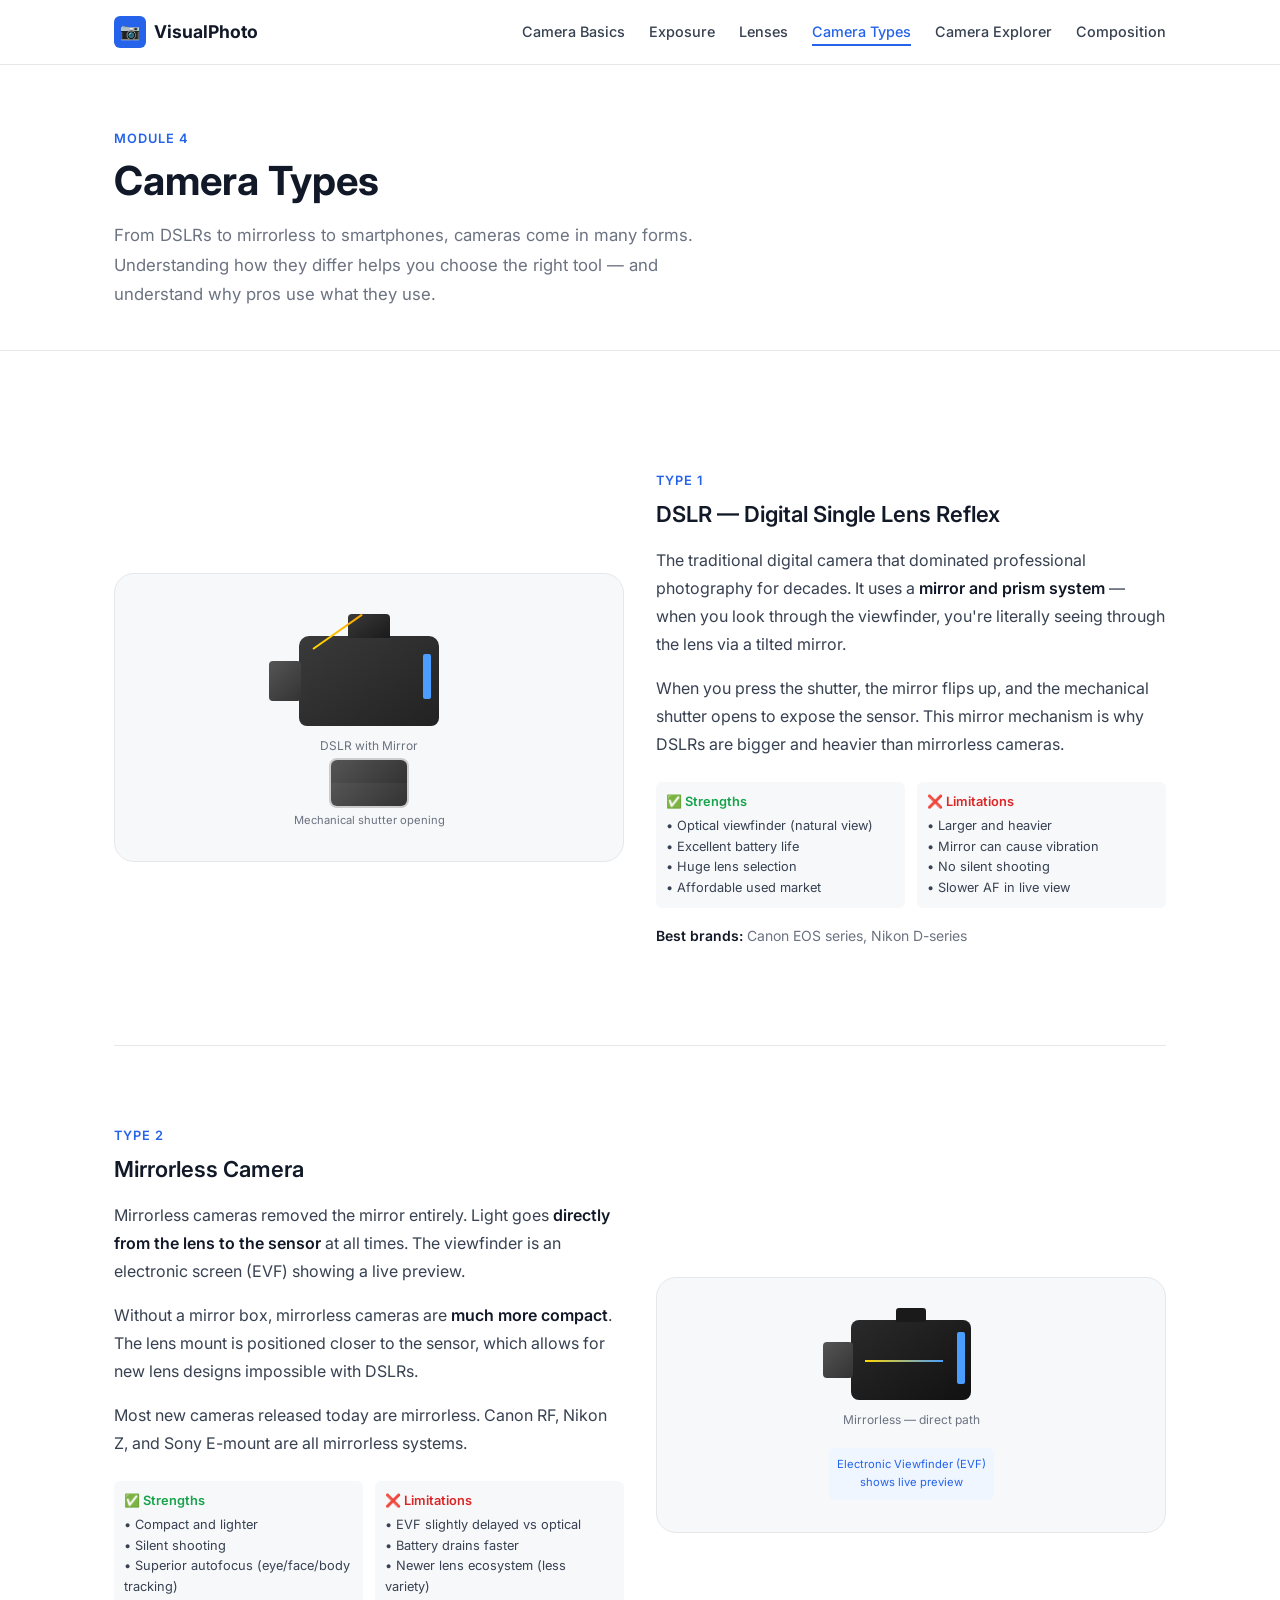
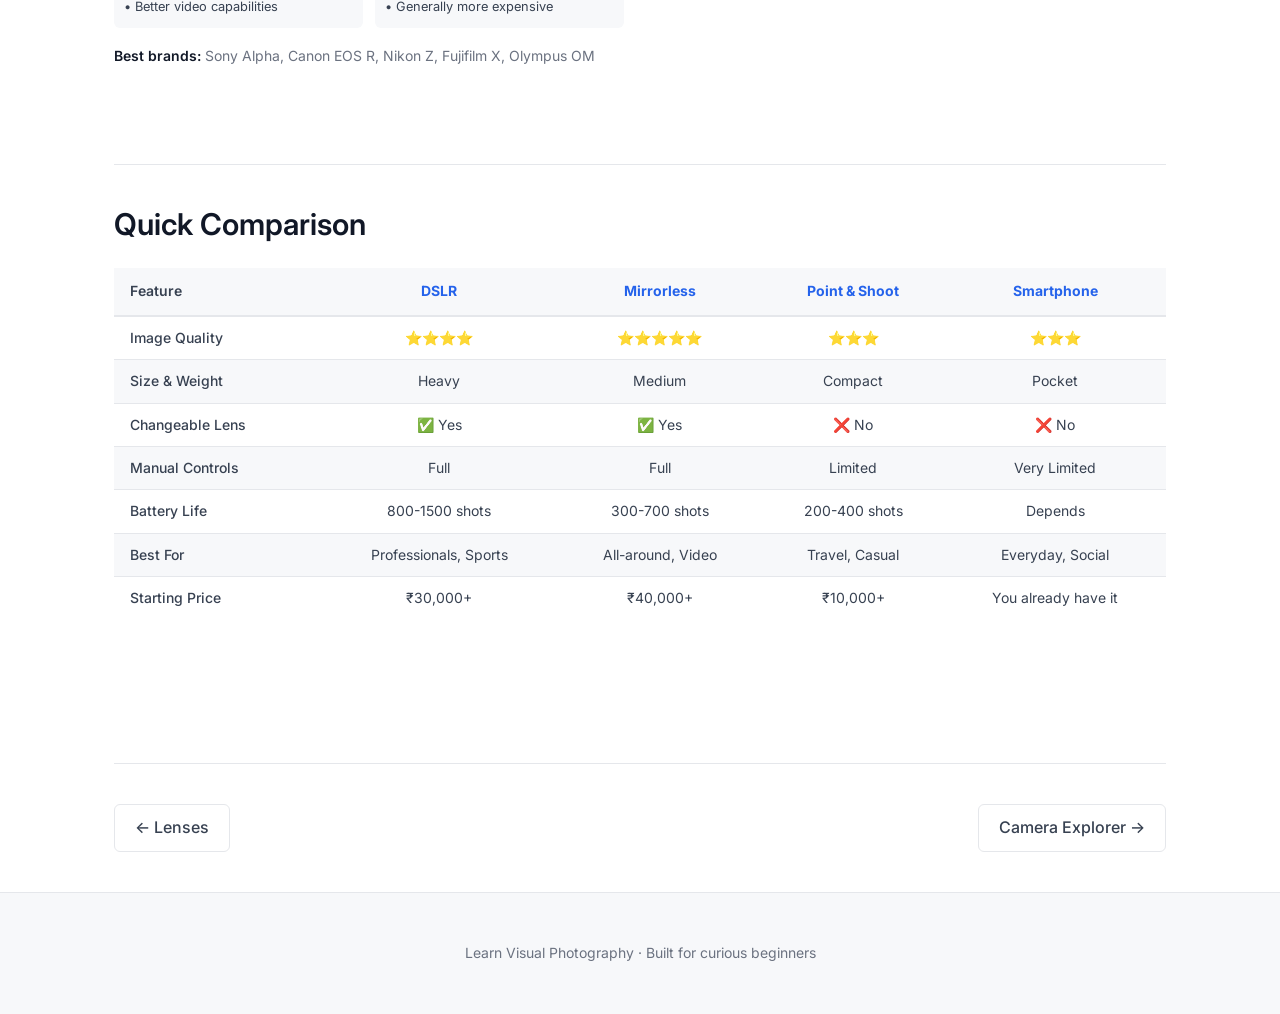
<file: pages/module4.html>
<!DOCTYPE html>
<html lang="en">
<head>
  <meta charset="UTF-8" />
  <meta name="viewport" content="width=device-width, initial-scale=1.0" />
  <title>Camera Types — DSLR vs Mirrorless | Learn Visual Photography</title>
  <meta name="description" content="Understand the differences between DSLR, Mirrorless, Point & Shoot, Film, and Smartphone cameras with animated diagrams." />
  <link rel="stylesheet" href="../css/main.css" />
  <link rel="stylesheet" href="../css/components.css" />
  <link rel="stylesheet" href="../css/animations.css" />
</head>
<body>

  <nav class="navbar">
    <div class="container navbar-inner">
      <a href="../index.html" class="nav-logo"><div class="nav-logo-icon">📷</div>VisualPhoto</a>
      <ul class="nav-links" id="nav-links">
        <li><a href="module1.html">Camera Basics</a></li>
        <li><a href="module2.html">Exposure</a></li>
        <li><a href="module3.html">Lenses</a></li>
        <li><a href="module4.html" class="active">Camera Types</a></li>
        <li><a href="module5.html">Camera Explorer</a></li>
        <li><a href="module6.html">Composition</a></li>
      </ul>
      <button class="nav-hamburger" id="nav-hamburger"><span></span><span></span><span></span></button>
    </div>
  </nav>

  <div class="module-header">
    <div class="container">
      <div class="module-label">Module 4</div>
      <h1>Camera Types</h1>
      <p>From DSLRs to mirrorless to smartphones, cameras come in many forms. Understanding how they differ helps you choose the right tool — and understand why pros use what they use.</p>
    </div>
  </div>

  <section class="section">
    <div class="container">

      <!-- DSLR -->
      <div class="concept-card reveal">
        <div class="concept-visual">
          <!-- Simple DSLR diagram using CSS -->
          <div style="padding:32px;text-align:center;">
            <div style="position:relative;display:inline-block;">
              <!-- Body -->
              <div style="width:140px;height:90px;background:linear-gradient(145deg,#3a3a3a,#222);border-radius:10px 10px 8px 8px;position:relative;margin:30px auto 0;">
                <!-- Prism hump -->
                <div style="position:absolute;top:-22px;left:50%;transform:translateX(-50%);width:42px;height:24px;background:linear-gradient(145deg,#3a3a3a,#1a1a1a);border-radius:4px 4px 0 0;"></div>
                <!-- Lens -->
                <div style="position:absolute;left:-30px;top:50%;transform:translateY(-50%);width:32px;height:40px;background:linear-gradient(135deg,#555,#333);border-radius:4px;"></div>
                <!-- Mirror indicator (gold line) -->
                <div style="position:absolute;left:14px;top:12px;width:60px;height:2px;background:linear-gradient(to right,#FFD700,#FFA500);transform:rotate(-35deg);transform-origin:left;"></div>
                <!-- Sensor (blue) -->
                <div style="position:absolute;right:8px;top:20%;width:8px;height:50%;background:#4A9EFF;border-radius:2px;"></div>
              </div>
              <div style="font-size:0.75rem;color:var(--text-muted);margin-top:10px;">DSLR with Mirror</div>
            </div>
            <!-- Shutter animation CSS -->
            <div class="shutter-visual mt-3" style="width:80px;height:50px;margin:0 auto;">
              <div class="shutter-top"></div>
              <div class="shutter-bottom"></div>
            </div>
            <div style="font-size:0.7rem;color:var(--text-muted);margin-top:4px;">Mechanical shutter opening</div>
          </div>
        </div>
        <div class="concept-text">
          <div class="subtitle">Type 1</div>
          <h3>DSLR — Digital Single Lens Reflex</h3>
          <p>The traditional digital camera that dominated professional photography for decades. It uses a <strong>mirror and prism system</strong> — when you look through the viewfinder, you're literally seeing through the lens via a tilted mirror.</p>
          <p class="mt-2">When you press the shutter, the mirror flips up, and the mechanical shutter opens to expose the sensor. This mirror mechanism is why DSLRs are bigger and heavier than mirrorless cameras.</p>
          <div class="mt-3 grid-2" style="gap:12px;">
            <div style="padding:10px;background:var(--bg-soft);border-radius:var(--radius-sm);">
              <div style="font-weight:600;font-size:0.8rem;color:var(--green);margin-bottom:4px;">✅ Strengths</div>
              <ul style="font-size:0.8rem;color:var(--text-body);">
                <li>• Optical viewfinder (natural view)</li>
                <li>• Excellent battery life</li>
                <li>• Huge lens selection</li>
                <li>• Affordable used market</li>
              </ul>
            </div>
            <div style="padding:10px;background:var(--bg-soft);border-radius:var(--radius-sm);">
              <div style="font-weight:600;font-size:0.8rem;color:var(--red);margin-bottom:4px;">❌ Limitations</div>
              <ul style="font-size:0.8rem;color:var(--text-body);">
                <li>• Larger and heavier</li>
                <li>• Mirror can cause vibration</li>
                <li>• No silent shooting</li>
                <li>• Slower AF in live view</li>
              </ul>
            </div>
          </div>
          <p class="mt-2 text-sm text-muted"><strong>Best brands:</strong> Canon EOS series, Nikon D-series</p>
        </div>
      </div>

      <hr class="divider" />

      <!-- Mirrorless -->
      <div class="concept-card reverse reveal">
        <div class="concept-visual">
          <div style="padding:32px;text-align:center;">
            <!-- Mirrorless diagram (no prism hump, no mirror line) -->
            <div style="position:relative;display:inline-block;">
              <div style="width:120px;height:80px;background:linear-gradient(145deg,#2a2a2a,#111);border-radius:8px;position:relative;margin:10px auto 0;">
                <!-- Smaller EVF hump -->
                <div style="position:absolute;top:-12px;left:50%;transform:translateX(-50%);width:30px;height:14px;background:#1a1a1a;border-radius:3px 3px 0 0;"></div>
                <!-- Lens -->
                <div style="position:absolute;left:-28px;top:50%;transform:translateY(-50%);width:30px;height:36px;background:linear-gradient(135deg,#555,#333);border-radius:4px;"></div>
                <!-- No mirror — light goes straight to sensor -->
                <div style="position:absolute;right:6px;top:15%;width:8px;height:65%;background:#4A9EFF;border-radius:2px;"></div>
                <!-- Arrow showing direct path -->
                <div style="position:absolute;left:12%;top:50%;width:65%;height:2px;background:linear-gradient(to right,#FFD700,#4A9EFF);"></div>
              </div>
              <div style="font-size:0.75rem;color:var(--text-muted);margin-top:10px;">Mirrorless — direct path</div>
            </div>
            <div style="margin-top:16px;padding:8px;background:var(--blue-light);border-radius:6px;font-size:0.7rem;color:var(--blue);">
              Electronic Viewfinder (EVF)<br />shows live preview
            </div>
          </div>
        </div>
        <div class="concept-text">
          <div class="subtitle">Type 2</div>
          <h3>Mirrorless Camera</h3>
          <p>Mirrorless cameras removed the mirror entirely. Light goes <strong>directly from the lens to the sensor</strong> at all times. The viewfinder is an electronic screen (EVF) showing a live preview.</p>
          <p class="mt-2">Without a mirror box, mirrorless cameras are <strong>much more compact</strong>. The lens mount is positioned closer to the sensor, which allows for new lens designs impossible with DSLRs.</p>
          <p class="mt-2">Most new cameras released today are mirrorless. Canon RF, Nikon Z, and Sony E-mount are all mirrorless systems.</p>
          <div class="mt-3 grid-2" style="gap:12px;">
            <div style="padding:10px;background:var(--bg-soft);border-radius:var(--radius-sm);">
              <div style="font-weight:600;font-size:0.8rem;color:var(--green);margin-bottom:4px;">✅ Strengths</div>
              <ul style="font-size:0.8rem;">
                <li>• Compact and lighter</li>
                <li>• Silent shooting</li>
                <li>• Superior autofocus (eye/face/body tracking)</li>
                <li>• Better video capabilities</li>
              </ul>
            </div>
            <div style="padding:10px;background:var(--bg-soft);border-radius:var(--radius-sm);">
              <div style="font-weight:600;font-size:0.8rem;color:var(--red);margin-bottom:4px;">❌ Limitations</div>
              <ul style="font-size:0.8rem;">
                <li>• EVF slightly delayed vs optical</li>
                <li>• Battery drains faster</li>
                <li>• Newer lens ecosystem (less variety)</li>
                <li>• Generally more expensive</li>
              </ul>
            </div>
          </div>
          <p class="mt-2 text-sm text-muted"><strong>Best brands:</strong> Sony Alpha, Canon EOS R, Nikon Z, Fujifilm X, Olympus OM</p>
        </div>
      </div>

      <hr class="divider" />

      <!-- Comparison Table -->
      <div class="reveal">
        <h2 style="margin-bottom:24px;">Quick Comparison</h2>

        <div style="overflow-x:auto;">
          <table style="width:100%;border-collapse:collapse;font-size:0.875rem;">
            <thead>
              <tr style="background:var(--bg-soft);border-bottom:2px solid var(--border);">
                <th style="padding:12px 16px;text-align:left;font-weight:600;">Feature</th>
                <th style="padding:12px 16px;text-align:center;color:var(--blue);">DSLR</th>
                <th style="padding:12px 16px;text-align:center;color:var(--blue);">Mirrorless</th>
                <th style="padding:12px 16px;text-align:center;color:var(--blue);">Point &amp; Shoot</th>
                <th style="padding:12px 16px;text-align:center;color:var(--blue);">Smartphone</th>
              </tr>
            </thead>
            <tbody>
              <tr style="border-bottom:1px solid var(--border);">
                <td style="padding:10px 16px;font-weight:500;">Image Quality</td>
                <td style="padding:10px 16px;text-align:center;">⭐⭐⭐⭐</td>
                <td style="padding:10px 16px;text-align:center;">⭐⭐⭐⭐⭐</td>
                <td style="padding:10px 16px;text-align:center;">⭐⭐⭐</td>
                <td style="padding:10px 16px;text-align:center;">⭐⭐⭐</td>
              </tr>
              <tr style="border-bottom:1px solid var(--border);background:var(--bg-soft);">
                <td style="padding:10px 16px;font-weight:500;">Size &amp; Weight</td>
                <td style="padding:10px 16px;text-align:center;">Heavy</td>
                <td style="padding:10px 16px;text-align:center;">Medium</td>
                <td style="padding:10px 16px;text-align:center;">Compact</td>
                <td style="padding:10px 16px;text-align:center;">Pocket</td>
              </tr>
              <tr style="border-bottom:1px solid var(--border);">
                <td style="padding:10px 16px;font-weight:500;">Changeable Lens</td>
                <td style="padding:10px 16px;text-align:center;">✅ Yes</td>
                <td style="padding:10px 16px;text-align:center;">✅ Yes</td>
                <td style="padding:10px 16px;text-align:center;">❌ No</td>
                <td style="padding:10px 16px;text-align:center;">❌ No</td>
              </tr>
              <tr style="border-bottom:1px solid var(--border);background:var(--bg-soft);">
                <td style="padding:10px 16px;font-weight:500;">Manual Controls</td>
                <td style="padding:10px 16px;text-align:center;">Full</td>
                <td style="padding:10px 16px;text-align:center;">Full</td>
                <td style="padding:10px 16px;text-align:center;">Limited</td>
                <td style="padding:10px 16px;text-align:center;">Very Limited</td>
              </tr>
              <tr style="border-bottom:1px solid var(--border);">
                <td style="padding:10px 16px;font-weight:500;">Battery Life</td>
                <td style="padding:10px 16px;text-align:center;">800-1500 shots</td>
                <td style="padding:10px 16px;text-align:center;">300-700 shots</td>
                <td style="padding:10px 16px;text-align:center;">200-400 shots</td>
                <td style="padding:10px 16px;text-align:center;">Depends</td>
              </tr>
              <tr style="border-bottom:1px solid var(--border);background:var(--bg-soft);">
                <td style="padding:10px 16px;font-weight:500;">Best For</td>
                <td style="padding:10px 16px;text-align:center;">Professionals, Sports</td>
                <td style="padding:10px 16px;text-align:center;">All-around, Video</td>
                <td style="padding:10px 16px;text-align:center;">Travel, Casual</td>
                <td style="padding:10px 16px;text-align:center;">Everyday, Social</td>
              </tr>
              <tr>
                <td style="padding:10px 16px;font-weight:500;">Starting Price</td>
                <td style="padding:10px 16px;text-align:center;">₹30,000+</td>
                <td style="padding:10px 16px;text-align:center;">₹40,000+</td>
                <td style="padding:10px 16px;text-align:center;">₹10,000+</td>
                <td style="padding:10px 16px;text-align:center;">You already have it</td>
              </tr>
            </tbody>
          </table>
        </div>
      </div>

    </div>
  </section>

  <div class="container">
    <div class="module-nav">
      <a href="module3.html">← Lenses</a>
      <a href="module5.html">Camera Explorer →</a>
    </div>
  </div>

  <footer class="footer">
    <div class="container"><p>Learn Visual Photography · Built for curious beginners</p></div>
  </footer>

  <script src="../js/main.js"></script>
</body>
</html>
</file>
<file: css/main.css>
/* ================================================
   LEARN VISUAL PHOTOGRAPHY
   main.css � Design Tokens, Reset, Typography, Layout
   ================================================ */

/* Load Inter font from Google Fonts */
@import url('https://fonts.googleapis.com/css2?family=Inter:ital,wght@0,300;0,400;0,500;0,600;0,700;1,400&display=swap');

/* ================================================
   DESIGN TOKENS
   Edit these values to restyle the whole site.
   ================================================ */
:root {
  /* Backgrounds */
  --bg-page:  #ffffff;
  --bg-soft:  #f7f8fa;
  --bg-muted: #eef0f4;

  /* Brand Colors */
  --blue:        #2563eb;
  --blue-dark:   #1d4ed8;
  --blue-light:  #eff6ff;
  --amber:       #f59e0b;
  --amber-light: #fffbeb;
  --green:       #16a34a;
  --red:         #dc2626;

  /* Text */
  --text-heading: #111827;
  --text-body:    #374151;
  --text-muted:   #6b7280;

  /* Border */
  --border:       #e5e7eb;
  --border-focus: #2563eb;

  /* Spacing Scale � base unit is 8px */
  --sp-1:  8px;
  --sp-2:  16px;
  --sp-3:  24px;
  --sp-4:  32px;
  --sp-5:  40px;
  --sp-6:  48px;
  --sp-8:  64px;
  --sp-10: 80px;
  --sp-12: 96px;

  /* Border Radius */
  --radius-sm:   6px;
  --radius-md:   12px;
  --radius-lg:   20px;
  --radius-full: 9999px;

  /* Shadows */
  --shadow-sm:    0 1px 4px rgba(0,0,0,0.06);
  --shadow-md:    0 4px 16px rgba(0,0,0,0.08);
  --shadow-lg:    0 8px 32px rgba(0,0,0,0.10);
  --shadow-blue:  0 6px 24px rgba(37,99,235,0.18);

  /* Transitions */
  --ease:      0.2s ease;
  --ease-slow: 0.35s ease;
}


/* ================================================
   RESET
   ================================================ */
*, *::before, *::after {
  box-sizing: border-box;
  margin: 0;
  padding: 0;
}

html {
  scroll-behavior: smooth;
}

body {
  font-family: 'Inter', sans-serif;
  background-color: var(--bg-page);
  color: var(--text-body);
  line-height: 1.6;
  -webkit-font-smoothing: antialiased;
}

img, canvas, svg { display: block; max-width: 100%; }
button { font-family: inherit; cursor: pointer; border: none; background: none; }
ul, ol { list-style: none; }
input, select, textarea { font-family: inherit; }


/* ================================================
   TYPOGRAPHY
   ================================================ */
h1 { font-size: 2.5rem;   font-weight: 700; line-height: 1.2; color: var(--text-heading); }
h2 { font-size: 1.875rem; font-weight: 600; line-height: 1.3; color: var(--text-heading); }
h3 { font-size: 1.375rem; font-weight: 600; line-height: 1.4; color: var(--text-heading); }
h4 { font-size: 1.125rem; font-weight: 500; color: var(--text-heading); }

p  { color: var(--text-body); line-height: 1.75; }

a { color: var(--blue); text-decoration: none; transition: color var(--ease); }
a:hover { color: var(--blue-dark); }
strong { font-weight: 600; color: var(--text-heading); }

/* Utility classes */
.text-sm     { font-size: 0.875rem; }
.text-xs     { font-size: 0.75rem; }
.text-muted  { color: var(--text-muted); }
.text-blue   { color: var(--blue); }
.text-amber  { color: var(--amber); }
.text-center { text-align: center; }
.text-bold   { font-weight: 600; }


/* ================================================
   LAYOUT
   ================================================ */

/* Main page wrapper � centered with padding */
.container {
  max-width: 1100px;
  margin: 0 auto;
  padding: 0 var(--sp-3);
}

/* Narrower container for reading text */
.container-sm {
  max-width: 740px;
  margin: 0 auto;
  padding: 0 var(--sp-3);
}

/* Page sections */
.section      { padding: var(--sp-10) 0; }
.section-sm   { padding: var(--sp-6)  0; }
.section-bg   { background-color: var(--bg-soft); }

/* Responsive grids */
.grid-2 { display: grid; grid-template-columns: 1fr 1fr;           gap: var(--sp-4); align-items: start; }
.grid-3 { display: grid; grid-template-columns: repeat(3, 1fr);    gap: var(--sp-3); }
.grid-4 { display: grid; grid-template-columns: repeat(4, 1fr);    gap: var(--sp-3); }

/* Flex helpers */
.row         { display: flex; align-items: center; gap: var(--sp-2); }
.row-between { display: flex; align-items: center; justify-content: space-between; gap: var(--sp-2); }
.stack       { display: flex; flex-direction: column; gap: var(--sp-3); }

/* Spacing utilities */
.mt-1 { margin-top: var(--sp-1); }
.mt-2 { margin-top: var(--sp-2); }
.mt-3 { margin-top: var(--sp-3); }
.mt-4 { margin-top: var(--sp-4); }
.mt-6 { margin-top: var(--sp-6); }
.mb-1 { margin-bottom: var(--sp-1); }
.mb-2 { margin-bottom: var(--sp-2); }
.mb-3 { margin-bottom: var(--sp-3); }
.mb-4 { margin-bottom: var(--sp-4); }


/* ================================================
   RESPONSIVE BREAKPOINTS
   ================================================ */
@media (max-width: 900px) {
  h1 { font-size: 2rem; }
  h2 { font-size: 1.5rem; }
  .grid-3 { grid-template-columns: 1fr 1fr; }
  .grid-4 { grid-template-columns: 1fr 1fr; }
}

@media (max-width: 640px) {
  h1 { font-size: 1.75rem; }
  .grid-2, .grid-3, .grid-4 { grid-template-columns: 1fr; }
  .container, .container-sm { padding: 0 var(--sp-2); }
  .section { padding: var(--sp-6) 0; }
}
</file>
<file: css/components.css>
/* ================================================
   LEARN VISUAL PHOTOGRAPHY
   components.css — Reusable UI Components
   ================================================ */


/* ================================================
   NAV BAR
   ================================================ */
.navbar {
  position: sticky;
  top: 0;
  z-index: 100;
  background-color: rgba(255, 255, 255, 0.95);
  backdrop-filter: blur(8px);
  border-bottom: 1px solid var(--border);
  padding: var(--sp-2) 0;
}

.navbar-inner {
  display: flex;
  align-items: center;
  justify-content: space-between;
  gap: var(--sp-3);
}

/* Site logo in the nav */
.nav-logo {
  display: flex;
  align-items: center;
  gap: var(--sp-1);
  font-weight: 700;
  font-size: 1.1rem;
  color: var(--text-heading);
  text-decoration: none;
}

.nav-logo-icon {
  width: 32px;
  height: 32px;
  background-color: var(--blue);
  border-radius: var(--radius-sm);
  display: flex;
  align-items: center;
  justify-content: center;
  color: #fff;
  font-size: 1rem;
}

/* Nav links */
.nav-links {
  display: flex;
  align-items: center;
  gap: var(--sp-3);
  list-style: none;
}

.nav-links a {
  font-size: 0.9rem;
  font-weight: 500;
  color: var(--text-body);
  transition: color var(--ease);
  padding: 4px 0;
  border-bottom: 2px solid transparent;
}

.nav-links a:hover,
.nav-links a.active {
  color: var(--blue);
  border-bottom-color: var(--blue);
}

/* Mobile hamburger (shown below 640px) */
.nav-hamburger {
  display: none;
  flex-direction: column;
  gap: 5px;
  padding: 4px;
}

.nav-hamburger span {
  display: block;
  width: 22px;
  height: 2px;
  background-color: var(--text-heading);
  border-radius: 2px;
  transition: var(--ease);
}

@media (max-width: 640px) {
  .nav-links    { display: none; }
  .nav-hamburger { display: flex; }
  .nav-links.open { display: flex; flex-direction: column; }
}


/* ================================================
   BUTTONS
   ================================================ */

/* Primary filled button */
.btn {
  display: inline-flex;
  align-items: center;
  gap: 8px;
  padding: 10px 22px;
  border-radius: var(--radius-sm);
  font-size: 0.95rem;
  font-weight: 500;
  transition: background-color var(--ease), box-shadow var(--ease), transform var(--ease);
  cursor: pointer;
  border: none;
  text-decoration: none;
  white-space: nowrap;
}

.btn-primary {
  background-color: var(--blue);
  color: #fff;
}

.btn-primary:hover {
  background-color: var(--blue-dark);
  box-shadow: var(--shadow-blue);
  transform: translateY(-1px);
  color: #fff;
}

/* Outlined / ghost button */
.btn-outline {
  background-color: transparent;
  color: var(--blue);
  border: 1.5px solid var(--blue);
}

.btn-outline:hover {
  background-color: var(--blue-light);
  color: var(--blue-dark);
}

/* Small button variant */
.btn-sm {
  padding: 6px 14px;
  font-size: 0.85rem;
}

/* Large button */
.btn-lg {
  padding: 14px 32px;
  font-size: 1rem;
  border-radius: var(--radius-md);
}


/* ================================================
   CARDS
   ================================================ */

/* Base card style */
.card {
  background-color: var(--bg-page);
  border: 1px solid var(--border);
  border-radius: var(--radius-md);
  padding: var(--sp-3);
  box-shadow: var(--shadow-sm);
  transition: box-shadow var(--ease), transform var(--ease);
}

.card:hover {
  box-shadow: var(--shadow-md);
  transform: translateY(-2px);
}

/* Clickable card */
.card-link {
  cursor: pointer;
  display: block;
  text-decoration: none;
  color: inherit;
}

/* Card with blue accent on left edge */
.card-accent {
  border-left: 4px solid var(--blue);
}

/* Card with soft blue background */
.card-blue {
  background-color: var(--blue-light);
  border-color: transparent;
}


/* ================================================
   BADGES / TAGS
   ================================================ */
.badge {
  display: inline-block;
  padding: 3px 10px;
  border-radius: var(--radius-full);
  font-size: 0.75rem;
  font-weight: 500;
  white-space: nowrap;
}

.badge-blue   { background-color: var(--blue-light);  color: var(--blue); }
.badge-amber  { background-color: var(--amber-light); color: #92400e; }
.badge-green  { background-color: #f0fdf4; color: var(--green); }
.badge-gray   { background-color: var(--bg-muted);   color: var(--text-muted); }


/* ================================================
   RANGE SLIDERS
   All simulators use these styled sliders.
   ================================================ */
.slider-group {
  display: flex;
  flex-direction: column;
  gap: 8px;
}

/* Label row: name on left, current value on right */
.slider-label-row {
  display: flex;
  justify-content: space-between;
  align-items: center;
}

.slider-label {
  font-size: 0.875rem;
  font-weight: 500;
  color: var(--text-heading);
  white-space: nowrap;
}

/* The live value readout */
.slider-value {
  font-size: 0.875rem;
  font-weight: 600;
  color: var(--blue);
  background-color: var(--blue-light);
  padding: 2px 10px;
  border-radius: var(--radius-full);
  white-space: nowrap;
}

/* The actual <input type="range"> */
.slider {
  -webkit-appearance: none;
  appearance: none;
  width: 100%;
  height: 6px;
  background: var(--bg-muted);
  border-radius: var(--radius-full);
  outline: none;
  cursor: pointer;
  transition: background var(--ease);
}

/* Track fill — filled part of slider */
.slider::-webkit-slider-thumb {
  -webkit-appearance: none;
  appearance: none;
  width: 20px;
  height: 20px;
  border-radius: 50%;
  background-color: var(--blue);
  border: 3px solid #fff;
  box-shadow: 0 0 0 1px var(--blue), var(--shadow-sm);
  cursor: grab;
  transition: transform var(--ease), box-shadow var(--ease);
}

.slider::-webkit-slider-thumb:active {
  cursor: grabbing;
  transform: scale(1.15);
  box-shadow: 0 0 0 3px rgba(37,99,235,0.2), var(--shadow-sm);
}

/* Scale labels below the slider (e.g. f/1.4 ... f/22) */
.slider-scale {
  display: flex;
  justify-content: space-between;
  margin-top: 2px;
}

.slider-scale span {
  font-size: 0.7rem;
  color: var(--text-muted);
}


/* ================================================
   SIMULATOR PANEL
   The core learning unit — canvas + controls.
   ================================================ */
.simulator {
  background-color: var(--bg-soft);
  border: 1px solid var(--border);
  border-radius: var(--radius-lg);
  overflow: hidden;
}

/* Top section: the visual canvas */
.simulator-canvas-area {
  position: relative;
  background-color: #1a1a2e;
  display: flex;
  align-items: center;
  justify-content: center;
  min-height: 300px;
}

.simulator-canvas-area canvas {
  border-radius: 0;
  max-width: 100%;
}

/* Scene selector pills (Portrait / Landscape / Sports) */
.scene-tabs {
  display: flex;
  gap: var(--sp-1);
  padding: var(--sp-2) var(--sp-3);
  background-color: var(--bg-page);
  border-bottom: 1px solid var(--border);
  overflow-x: auto;
}

.scene-tab {
  padding: 6px 16px;
  border-radius: var(--radius-full);
  font-size: 0.85rem;
  font-weight: 500;
  color: var(--text-muted);
  border: 1.5px solid var(--border);
  background: var(--bg-page);
  cursor: pointer;
  transition: all var(--ease);
  white-space: nowrap;
}

.scene-tab.active,
.scene-tab:hover {
  background-color: var(--blue);
  color: #fff;
  border-color: var(--blue);
}

/* Bottom section: sliders and info */
.simulator-controls {
  padding: var(--sp-3);
  background-color: var(--bg-page);
  display: flex;
  flex-direction: column;
  gap: var(--sp-3);
}

/* Blue info box that updates with slider */
.simulator-info {
  background-color: var(--blue-light);
  border-left: 4px solid var(--blue);
  border-radius: var(--radius-sm);
  padding: var(--sp-2) var(--sp-2);
}

.simulator-info p {
  font-size: 0.875rem;
  color: var(--text-body);
  margin: 0;
}

/* Exposure meter (the needle gauge) */
.exposure-meter {
  display: flex;
  flex-direction: column;
  align-items: center;
  gap: 8px;
}

.meter-track {
  width: 100%;
  height: 8px;
  background: linear-gradient(to right, #1d4ed8, #fff, #dc2626);
  border-radius: var(--radius-full);
  position: relative;
  border: 1px solid var(--border);
}

.meter-needle {
  width: 3px;
  height: 16px;
  background-color: var(--text-heading);
  border-radius: var(--radius-full);
  position: absolute;
  top: -4px;
  left: 50%;
  transform: translateX(-50%);
  transition: left 0.3s ease;
}

.meter-labels {
  display: flex;
  justify-content: space-between;
  width: 100%;
}

.meter-labels span {
  font-size: 0.7rem;
  color: var(--text-muted);
}


/* ================================================
   CONCEPT CARD
   Used to explain a single concept visually.
   ================================================ */
.concept-card {
  display: grid;
  grid-template-columns: 1fr 1fr;
  gap: var(--sp-4);
  align-items: center;
  padding: var(--sp-5) 0;
}

.concept-card.reverse { direction: rtl; }
.concept-card.reverse > * { direction: ltr; }

.concept-visual {
  background-color: var(--bg-soft);
  border: 1px solid var(--border);
  border-radius: var(--radius-lg);
  display: flex;
  align-items: center;
  justify-content: center;
  min-height: 220px;
  overflow: hidden;
}

.concept-text .subtitle {
  font-size: 0.8rem;
  font-weight: 600;
  text-transform: uppercase;
  letter-spacing: 0.08em;
  color: var(--blue);
  margin-bottom: var(--sp-1);
}

.concept-text h3 {
  margin-bottom: var(--sp-2);
}

.concept-text p {
  margin-bottom: var(--sp-2);
}

@media (max-width: 768px) {
  .concept-card { grid-template-columns: 1fr; }
  .concept-card.reverse { direction: ltr; }
}


/* ================================================
   MODULE HEADER (top of each lesson page)
   ================================================ */
.module-header {
  padding: var(--sp-8) 0 var(--sp-5) 0;
  background-color: var(--bg-page);
  border-bottom: 1px solid var(--border);
}

.module-label {
  font-size: 0.8rem;
  font-weight: 600;
  text-transform: uppercase;
  letter-spacing: 0.08em;
  color: var(--blue);
  margin-bottom: var(--sp-1);
}

.module-header h1 {
  margin-bottom: var(--sp-2);
}

.module-header p {
  font-size: 1.05rem;
  max-width: 600px;
  color: var(--text-muted);
}


/* ================================================
   MODULE NAVIGATION (Previous / Next)
   Shown at the bottom of each module page.
   ================================================ */
.module-nav {
  display: flex;
  justify-content: space-between;
  align-items: center;
  padding: var(--sp-5) 0;
  border-top: 1px solid var(--border);
  margin-top: var(--sp-8);
}

.module-nav a {
  display: flex;
  align-items: center;
  gap: 8px;
  font-weight: 500;
  color: var(--text-body);
  padding: 10px 20px;
  border: 1px solid var(--border);
  border-radius: var(--radius-sm);
  transition: all var(--ease);
}

.module-nav a:hover {
  border-color: var(--blue);
  color: var(--blue);
  background-color: var(--blue-light);
}


/* ================================================
   STEP INDICATOR (1 → 2 → 3 → ...)
   Shows progress within a module.
   ================================================ */
.steps {
  display: flex;
  align-items: center;
  gap: 0;
  overflow-x: auto;
  padding-bottom: 4px;
}

.step {
  display: flex;
  align-items: center;
  gap: 8px;
  cursor: pointer;
}

.step-circle {
  width: 32px;
  height: 32px;
  border-radius: 50%;
  border: 2px solid var(--border);
  display: flex;
  align-items: center;
  justify-content: center;
  font-size: 0.8rem;
  font-weight: 600;
  color: var(--text-muted);
  background: var(--bg-page);
  flex-shrink: 0;
  transition: all var(--ease);
}

.step.active .step-circle {
  background-color: var(--blue);
  border-color: var(--blue);
  color: #fff;
}

.step.done .step-circle {
  background-color: var(--green);
  border-color: var(--green);
  color: #fff;
}

.step-label {
  font-size: 0.8rem;
  color: var(--text-muted);
  white-space: nowrap;
}

.step.active .step-label { color: var(--blue); font-weight: 500; }
.step.done .step-label   { color: var(--green); }

/* Line connector between steps */
.step-line {
  width: 32px;
  height: 2px;
  background-color: var(--border);
  flex-shrink: 0;
}

.step-line.done { background-color: var(--green); }


/* ================================================
   CAMERA BODY UI (Module 5)
   ================================================ */

/* The visual camera body shape */
.camera-body {
  position: relative;
  max-width: 380px;
  width: 100%;
  margin: 0 auto;
  user-select: none;
}

/* Generic DSLR body rectangle */
.camera-shell {
  background: linear-gradient(145deg, #2d2d2d, #1a1a1a);
  border-radius: 16px 16px 12px 12px;
  width: 100%;
  padding-bottom: 68%;
  position: relative;
  box-shadow: var(--shadow-lg), inset 0 1px 0 rgba(255,255,255,0.08);
}

/* DSLR prism hump on top */
.camera-shell.dslr::before {
  content: '';
  position: absolute;
  top: -28px;
  left: 50%;
  transform: translateX(-50%);
  width: 38%;
  height: 30px;
  background: linear-gradient(145deg, #2d2d2d, #1a1a1a);
  border-radius: 6px 6px 0 0;
}

/* Mirrorless — flatter top, no prism hump */
.camera-shell.mirrorless::before {
  content: '';
  position: absolute;
  top: -14px;
  left: 50%;
  transform: translateX(-50%);
  width: 30%;
  height: 16px;
  background: linear-gradient(145deg, #2d2d2d, #1a1a1a);
  border-radius: 4px 4px 0 0;
}

/* Lens mount circle on the camera body */
.camera-lens-mount {
  position: absolute;
  left: 30%;
  top: 50%;
  transform: translateY(-50%);
  width: 38%;
  padding-bottom: 38%;
  border-radius: 50%;
  background: radial-gradient(circle, #111, #333);
  border: 4px solid #444;
  box-shadow: inset 0 0 20px rgba(0,0,0,0.8);
}

/* A hotspot button on the camera body */
.cam-btn {
  position: absolute;
  cursor: pointer;
  transition: all var(--ease);
}

/* Round button (like a shutter or dial) */
.cam-btn-circle {
  width: 28px;
  height: 28px;
  border-radius: 50%;
  background: linear-gradient(145deg, #555, #333);
  border: 2px solid #666;
  display: flex;
  align-items: center;
  justify-content: center;
}

.cam-btn-circle:hover,
.cam-btn-circle.active {
  background: linear-gradient(145deg, var(--blue), #1d4ed8);
  border-color: var(--blue);
  box-shadow: 0 0 0 3px rgba(37,99,235,0.25);
}

/* Mode dial (large circle) */
.cam-btn-dial {
  width: 48px;
  height: 48px;
  border-radius: 50%;
  background: linear-gradient(145deg, #666, #444);
  border: 3px solid #777;
  display: flex;
  align-items: center;
  justify-content: center;
  font-size: 0.6rem;
  color: #ccc;
  font-weight: 600;
}

.cam-btn-dial:hover,
.cam-btn-dial.active {
  border-color: var(--blue);
  box-shadow: 0 0 0 4px rgba(37,99,235,0.2);
}

/* Shutter button — raised */
.cam-btn-shutter {
  width: 36px;
  height: 36px;
  border-radius: 50%;
  background: linear-gradient(145deg, #ccc, #aaa);
  border: 3px solid #ddd;
  box-shadow: 0 3px 6px rgba(0,0,0,0.4);
}

.cam-btn-shutter:hover {
  background: linear-gradient(145deg, #e8e8e8, #ccc);
  transform: scale(1.05);
}

.cam-btn-shutter:active {
  transform: scale(0.95);
  box-shadow: 0 1px 3px rgba(0,0,0,0.4);
}

/* Tooltip label beside each button */
.cam-btn-label {
  position: absolute;
  font-size: 0.6rem;
  color: #aaa;
  white-space: nowrap;
  pointer-events: none;
}


/* ================================================
   BUTTON INFO PANEL (Module 5)
   Panel that appears when you click a camera button.
   ================================================ */
.btn-info-panel {
  background-color: var(--bg-page);
  border: 1px solid var(--border);
  border-radius: var(--radius-md);
  padding: var(--sp-3);
  box-shadow: var(--shadow-md);
  min-height: 200px;
}

.btn-info-panel .btn-name {
  font-size: 0.75rem;
  font-weight: 600;
  text-transform: uppercase;
  letter-spacing: 0.1em;
  color: var(--blue);
  margin-bottom: var(--sp-1);
}

.btn-info-panel h4 {
  margin-bottom: var(--sp-1);
}

.btn-info-panel .btn-effect {
  margin-top: var(--sp-2);
  padding: var(--sp-2);
  background-color: var(--bg-soft);
  border-radius: var(--radius-sm);
  font-size: 0.875rem;
}

.btn-info-panel .effect-label {
  font-size: 0.75rem;
  font-weight: 600;
  color: var(--text-muted);
  text-transform: uppercase;
  letter-spacing: 0.05em;
  margin-bottom: 4px;
}


/* ================================================
   LENS CARD (Module 5 — lens selection grid)
   ================================================ */
.lens-card {
  border: 2px solid var(--border);
  border-radius: var(--radius-md);
  padding: var(--sp-2);
  cursor: pointer;
  transition: all var(--ease);
  background-color: var(--bg-page);
}

.lens-card:hover {
  border-color: var(--blue);
  background-color: var(--blue-light);
}

.lens-card.selected {
  border-color: var(--blue);
  background-color: var(--blue-light);
  box-shadow: 0 0 0 3px rgba(37,99,235,0.12);
}

.lens-icon {
  width: 48px;
  height: 48px;
  background-color: var(--bg-muted);
  border-radius: var(--radius-sm);
  display: flex;
  align-items: center;
  justify-content: center;
  margin-bottom: var(--sp-1);
  font-size: 1.5rem;
}

.lens-focal {
  font-size: 1rem;
  font-weight: 700;
  color: var(--text-heading);
}

.lens-name {
  font-size: 0.8rem;
  color: var(--text-muted);
}

.lens-purpose {
  margin-top: 6px;
}


/* ================================================
   CAMERA MODEL SELECTOR
   ================================================ */
.brand-tabs {
  display: flex;
  gap: var(--sp-1);
  flex-wrap: wrap;
  margin-bottom: var(--sp-3);
}

.brand-tab {
  padding: 8px 20px;
  border-radius: var(--radius-full);
  font-size: 0.875rem;
  font-weight: 500;
  border: 2px solid var(--border);
  background: var(--bg-page);
  color: var(--text-body);
  cursor: pointer;
  transition: all var(--ease);
}

.brand-tab:hover  { border-color: var(--blue); color: var(--blue); }
.brand-tab.active { background: var(--blue); border-color: var(--blue); color: #fff; }

/* Grid of camera model cards */
.model-grid {
  display: grid;
  grid-template-columns: repeat(auto-fill, minmax(160px, 1fr));
  gap: var(--sp-2);
}

.model-card {
  border: 2px solid var(--border);
  border-radius: var(--radius-md);
  padding: var(--sp-2);
  cursor: pointer;
  transition: all var(--ease);
  background-color: var(--bg-page);
}

.model-card:hover   { border-color: var(--blue); background: var(--blue-light); }
.model-card.selected {
  border-color: var(--blue);
  background: var(--blue-light);
  box-shadow: 0 0 0 3px rgba(37,99,235,0.12);
}

.model-year {
  font-size: 0.7rem;
  color: var(--text-muted);
  margin-bottom: 2px;
}

.model-name {
  font-size: 0.9rem;
  font-weight: 600;
  color: var(--text-heading);
}

.model-type {
  font-size: 0.75rem;
  color: var(--text-muted);
  margin-top: 2px;
}


/* ================================================
   DIVIDER
   ================================================ */
.divider {
  border: none;
  border-top: 1px solid var(--border);
  margin: var(--sp-5) 0;
}


/* ================================================
   CALLOUT BOX (highlight important info)
   ================================================ */
.callout {
  border-radius: var(--radius-md);
  padding: var(--sp-3);
  display: flex;
  gap: var(--sp-2);
  align-items: flex-start;
}

.callout-blue  { background-color: var(--blue-light); border-left: 4px solid var(--blue); }
.callout-amber { background-color: var(--amber-light); border-left: 4px solid var(--amber); }

.callout-icon {
  font-size: 1.25rem;
  flex-shrink: 0;
  margin-top: 2px;
}

.callout-body p {
  font-size: 0.9rem;
  margin: 0;
}

.callout-body strong {
  display: block;
  margin-bottom: 4px;
  font-size: 0.9rem;
}


/* ================================================
   FOOTER
   ================================================ */
.footer {
  background-color: var(--bg-soft);
  border-top: 1px solid var(--border);
  padding: var(--sp-6) 0;
  text-align: center;
}

.footer p {
  font-size: 0.875rem;
  color: var(--text-muted);
}

/* ================================================
   NEW CSS SIMULATOR LAYERS
   ================================================ */
.sim-container {
  position: relative;
  width: 100%;
  height: 100%;
  overflow: hidden;
  background-color: #1a1a2e;
}

.sim-layer {
  position: absolute;
  top: 0;
  left: 0;
  width: 100%;
  height: 100%;
  background-size: cover;
  background-position: center;
  transition: opacity 0.15s ease, filter 0.15s ease, background-color 0.15s ease;
}

.sim-bg-blur {
  mask-image: radial-gradient(circle at center, transparent 15%, black 45%);
  -webkit-mask-image: radial-gradient(circle at center, transparent 15%, black 45%);
}

.sim-noise {
  background-image: url('data:image/svg+xml,%3Csvg viewBox="0 0 200 200" xmlns="http://www.w3.org/2000/svg"%3E%3Cfilter id="noiseFilter"%3E%3CfeTurbulence type="fractalNoise" baseFrequency="0.65" numOctaves="3" stitchTiles="stitch"/%3E%3C/filter%3E%3Crect width="100%25" height="100%25" filter="url(%23noiseFilter)"/%3E%3C/svg%3E');
  mix-blend-mode: overlay;
  opacity: 0;
  pointer-events: none;
}

.sim-brightness {
  pointer-events: none;
}

.sim-pinwheel-container {
  position: absolute;
  top: 50%;
  left: 50%;
  transform: translate(-50%, -50%);
  width: 160px;
  height: 160px;
}

.sim-pinwheel {
  width: 100%;
  height: 100%;
  transform-origin: center;
  /* Blur filter applied via JS based on speed */
}
</file>
<file: css/animations.css>
/* ================================================
   LEARN VISUAL PHOTOGRAPHY
   animations.css — CSS Keyframe Animations
   ================================================ */


/* ================================================
   PAGE LOAD ANIMATIONS
   ================================================ */

/* Fade in + slide up — used on hero text */
@keyframes fadeUp {
  from {
    opacity: 0;
    transform: translateY(20px);
  }
  to {
    opacity: 1;
    transform: translateY(0);
  }
}

/* Simple fade in */
@keyframes fadeIn {
  from { opacity: 0; }
  to   { opacity: 1; }
}

/* Slide in from left */
@keyframes slideInLeft {
  from {
    opacity: 0;
    transform: translateX(-24px);
  }
  to {
    opacity: 1;
    transform: translateX(0);
  }
}

/* Scale up from center */
@keyframes scaleIn {
  from {
    opacity: 0;
    transform: scale(0.92);
  }
  to {
    opacity: 1;
    transform: scale(1);
  }
}


/* ================================================
   APERTURE IRIS ANIMATION (Hero + Module 1)
   Simulates camera aperture blades opening/closing.
   ================================================ */

/* The container that clips the iris */
.aperture-ring {
  width: 160px;
  height: 160px;
  border-radius: 50%;
  background: radial-gradient(circle, #111 30%, #333);
  position: relative;
  overflow: hidden;
  animation: irisOpen 3s ease-in-out infinite alternate;
  box-shadow: 0 0 0 8px #222, 0 0 0 12px #444;
}

/* The bright center glow */
.aperture-ring::after {
  content: '';
  position: absolute;
  top: 50%;
  left: 50%;
  transform: translate(-50%, -50%);
  width: 50%;
  height: 50%;
  border-radius: 50%;
  background: radial-gradient(circle, rgba(255,255,255,0.9), rgba(200,220,255,0.4));
  animation: irisGlow 3s ease-in-out infinite alternate;
}

/* Aperture iris open/close — changes the center hole size */
@keyframes irisOpen {
  from { box-shadow: 0 0 0 8px #222, 0 0 0 12px #444, inset 0 0 0 60px rgba(0,0,0,0.95); }
  to   { box-shadow: 0 0 0 8px #222, 0 0 0 12px #444, inset 0 0 0 20px rgba(0,0,0,0.3); }
}

@keyframes irisGlow {
  from { width: 20%; height: 20%; opacity: 0.4; }
  to   { width: 70%; height: 70%; opacity: 1; }
}


/* ================================================
   SHUTTER ANIMATION
   Horizontal curtains open and close.
   ================================================ */
.shutter-visual {
  width: 180px;
  height: 120px;
  background-color: #ddd;
  position: relative;
  overflow: hidden;
  border-radius: 8px;
  border: 2px solid #ccc;
}

.shutter-top,
.shutter-bottom {
  position: absolute;
  width: 100%;
  height: 50%;
  background: linear-gradient(135deg, #555, #333);
  transition: transform 0.4s ease;
}

.shutter-top    { top: 0; transform-origin: top; }
.shutter-bottom { bottom: 0; transform-origin: bottom; }

/* Open state — curtains retract */
.shutter-visual.open .shutter-top    { transform: scaleY(0); }
.shutter-visual.open .shutter-bottom { transform: scaleY(0); }

/* Animate shutter opening on load */
@keyframes shutterOpen {
  0%   { transform: scaleY(1); }
  40%  { transform: scaleY(0); }
  60%  { transform: scaleY(0); }
  100% { transform: scaleY(1); }
}

.shutter-top    { animation: shutterOpen 2.5s ease-in-out infinite; }
.shutter-bottom { animation: shutterOpen 2.5s ease-in-out infinite; }


/* ================================================
   MOTION BLUR ANIMATION (Shutter module)
   Streaks that show motion blur.
   ================================================ */
@keyframes motionBlurMove {
  from { transform: translateX(-20px); opacity: 0.8; }
  to   { transform: translateX(20px);  opacity: 0.2; }
}

.motion-blur-streak {
  height: 3px;
  background: linear-gradient(to right, transparent, var(--blue), transparent);
  border-radius: var(--radius-full);
  animation: motionBlurMove 0.8s ease-in-out infinite alternate;
}


/* ================================================
   GRAIN / NOISE ANIMATION (ISO module)
   ================================================ */
@keyframes grainShift {
  0%, 100% { transform: translate(0, 0); }
  10%       { transform: translate(-1px, 1px); }
  20%       { transform: translate(2px, -1px); }
  30%       { transform: translate(-2px, 2px); }
  40%       { transform: translate(1px, -2px); }
  50%       { transform: translate(-1px, -1px); }
  60%       { transform: translate(2px, 2px); }
  70%       { transform: translate(-2px, -2px); }
  80%       { transform: translate(1px, 1px); }
  90%       { transform: translate(-1px, 2px); }
}

.noise-overlay {
  position: absolute;
  inset: 0;
  pointer-events: none;
  opacity: 0; /* controlled by JS */
  animation: grainShift 0.12s steps(1) infinite;
  border-radius: inherit;
}


/* ================================================
   CARD ENTRANCE (used when module cards load)
   ================================================ */
.animate-fade-up {
  animation: fadeUp 0.5s ease both;
}

/* Stagger delay for a sequence of cards */
.animate-delay-1 { animation-delay: 0.05s; }
.animate-delay-2 { animation-delay: 0.10s; }
.animate-delay-3 { animation-delay: 0.15s; }
.animate-delay-4 { animation-delay: 0.20s; }
.animate-delay-5 { animation-delay: 0.25s; }
.animate-delay-6 { animation-delay: 0.30s; }


/* ================================================
   PULSING RING (draw attention to interactive areas)
   ================================================ */
@keyframes pulseRing {
  0%   { box-shadow: 0 0 0 0 rgba(37, 99, 235, 0.35); }
  70%  { box-shadow: 0 0 0 10px rgba(37, 99, 235, 0); }
  100% { box-shadow: 0 0 0 0 rgba(37, 99, 235, 0); }
}

.pulse { animation: pulseRing 2s ease-out infinite; }


/* ================================================
   LIGHT RAY ANIMATION (Module 1 — camera cross-section)
   ================================================ */
@keyframes rayTravel {
  from { stroke-dashoffset: 200; opacity: 0; }
  to   { stroke-dashoffset: 0;   opacity: 1; }
}

.light-ray {
  stroke-dasharray: 200;
  stroke-dashoffset: 200;
  animation: rayTravel 1.5s ease forwards;
}

.light-ray-1 { animation-delay: 0s; }
.light-ray-2 { animation-delay: 0.2s; }
.light-ray-3 { animation-delay: 0.4s; }


/* ================================================
   TOOLTIP (shown on camera button hover)
   ================================================ */
.tooltip {
  position: absolute;
  bottom: calc(100% + 8px);
  left: 50%;
  transform: translateX(-50%);
  background-color: var(--text-heading);
  color: #fff;
  font-size: 0.72rem;
  padding: 4px 10px;
  border-radius: var(--radius-sm);
  white-space: nowrap;
  pointer-events: none;
  opacity: 0;
  transition: opacity var(--ease);
  z-index: 10;
}

.tooltip::after {
  content: '';
  position: absolute;
  top: 100%;
  left: 50%;
  transform: translateX(-50%);
  border: 5px solid transparent;
  border-top-color: var(--text-heading);
}

/* Show tooltip on parent hover */
.has-tooltip:hover .tooltip { opacity: 1; }


/* ================================================
   FIELD OF VIEW TRANSITION (Lens simulator)
   ================================================ */
@keyframes fovChange {
  from { clip-path: inset(0 30% 0 30%); }
  to   { clip-path: inset(0 0 0 0); }
}

.fov-animate { animation: fovChange 0.4s ease both; }


/* ================================================
   SCROLL-TRIGGERED REVEAL
   Add class 'reveal' to elements; JS adds 'visible'.
   ================================================ */
.reveal {
  opacity: 0;
  transform: translateY(16px);
  transition: opacity 0.5s ease, transform 0.5s ease;
}

.reveal.visible {
  opacity: 1;
  transform: translateY(0);
}
</file>
